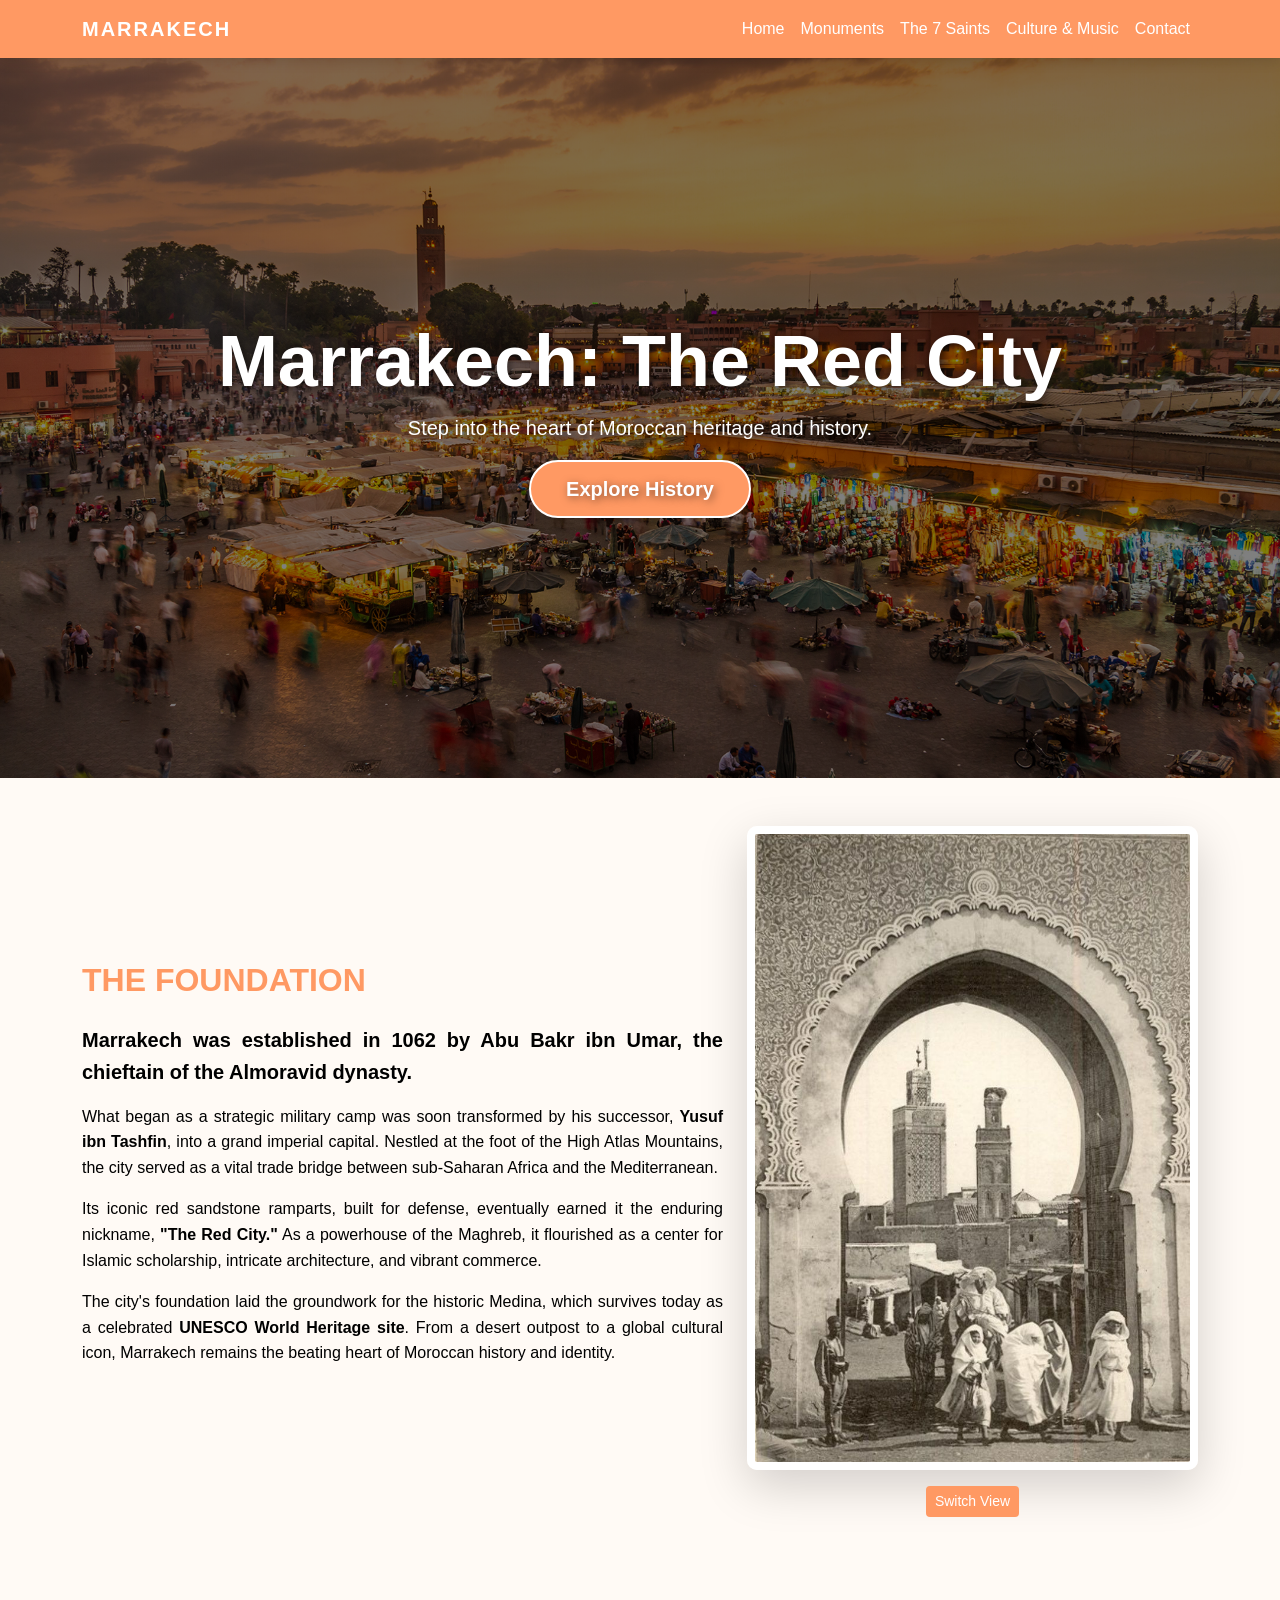
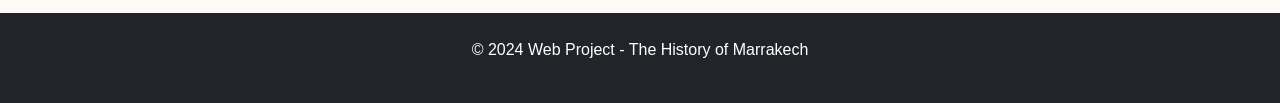
<file: index.html>
<!DOCTYPE html>
<html lang="en">
<head>
    <meta charset="UTF-8">
    <meta name="viewport" content="width=device-width, initial-scale=1.0">
    <title>Marrakech: The Ochre City</title>
    <link href="https://cdn.jsdelivr.net/npm/bootstrap@5.3.0/dist/css/bootstrap.min.css" rel="stylesheet">
    <link rel="stylesheet" href="style.css">
</head>
<body>

    <nav class="navbar navbar-expand-lg navbar-dark bg-dark sticky-top">
        <div class="container">
            <a class="navbar-brand fw-bold" href="index.html">MARRAKECH</a>
            <button class="navbar-toggler" type="button" data-bs-toggle="collapse" data-bs-target="#navbarNav">
                <span class="navbar-toggler-icon"></span>
            </button>
            <div class="collapse navbar-collapse" id="navbarNav">
                <ul class="navbar-nav ms-auto">
                    <li class="nav-item"><a class="nav-link active" href="index.html">Home</a></li>
                    <li class="nav-item"><a class="nav-link" href="monuments.html">Monuments</a></li>
                    <li class="nav-item"><a class="nav-link" href="saints.html">The 7 Saints</a></li>
                    <li class="nav-item"><a class="nav-link" href="culture.html">Culture & Music</a></li>
                    <li class="nav-item"><a class="nav-link" href="contact.html">Contact</a></li>
                </ul>
            </div>
        </div>
    </nav>

  <header class="hero-section text-white text-center d-flex align-items-center" 
        style="min-height: 80vh; background-image: linear-gradient(rgba(0,0,0,0.5), rgba(0,0,0,0.5)), url('images/jemaa.jpg'); background-size: cover; background-position: center; background-repeat: no-repeat;">
        <div class="container">
            <h1 class="display-2 fw-bold">Marrakech: The Red City</h1>
            <p class="lead">Step into the heart of Moroccan heritage and history.</p>
            <a href="#history" class="btn btn-warning btn-lg" style="background-color: #ff9963; border:none;">Explore History</a>
        </div>
    </header>

    <section id="history" class="py-5">
        <div class="container">
            <div class="row align-items-center">
                <div class="col-md-7">
                    <h2 class="mb-4" style="color: #ff9963; font-weight: 800;">THE FOUNDATION</h2>
                    <div style="color: #000000; text-align: justify;">
                        <p class="lead fw-bold mb-3">
                            Marrakech was established in 1062 by Abu Bakr ibn Umar, the chieftain of the Almoravid dynasty.
                        </p>
                        <p>
                            What began as a strategic military camp was soon transformed by his successor, <strong>Yusuf ibn Tashfin</strong>, into a grand imperial capital. 
                            Nestled at the foot of the High Atlas Mountains, the city served as a vital trade bridge between sub-Saharan Africa and the Mediterranean.
                        </p>
                        <p>
                            Its iconic red sandstone ramparts, built for defense, eventually earned it the enduring nickname, <strong>"The Red City."</strong> 
                            As a powerhouse of the Maghreb, it flourished as a center for Islamic scholarship, intricate architecture, and vibrant commerce.
                        </p>
                        <p>
                            The city's foundation laid the groundwork for the historic Medina, which survives today as a celebrated <strong>UNESCO World Heritage site</strong>. 
                            From a desert outpost to a global cultural icon, Marrakech remains the beating heart of Moroccan history and identity.
                        </p>
                    </div>
                </div>
                
                <div class="col-md-5 text-center">
                    <img src="images/old_marrakech.jpg" id="mainImage" class="img-fluid shadow-lg" 
                         style="border: 8px solid white; border-radius: 10px;" alt="Old Marrakech">
                    <div class="mt-3">
                        <button class="btn btn-sm text-white" style="background-color: #ff9963;" onclick="changeImage()">Switch View</button>
                    </div>
                </div>
            </div>
        </div>
    </section>
    <footer class="bg-dark text-white text-center py-4 mt-5">
        <p>&copy; 2024 Web Project - The History of Marrakech</p>
    </footer>

    <script src="https://cdn.jsdelivr.net/npm/bootstrap@5.3.0/dist/js/bootstrap.bundle.min.js"></script>
    <script src="script.js"></script>
</body>
</html>
</file>
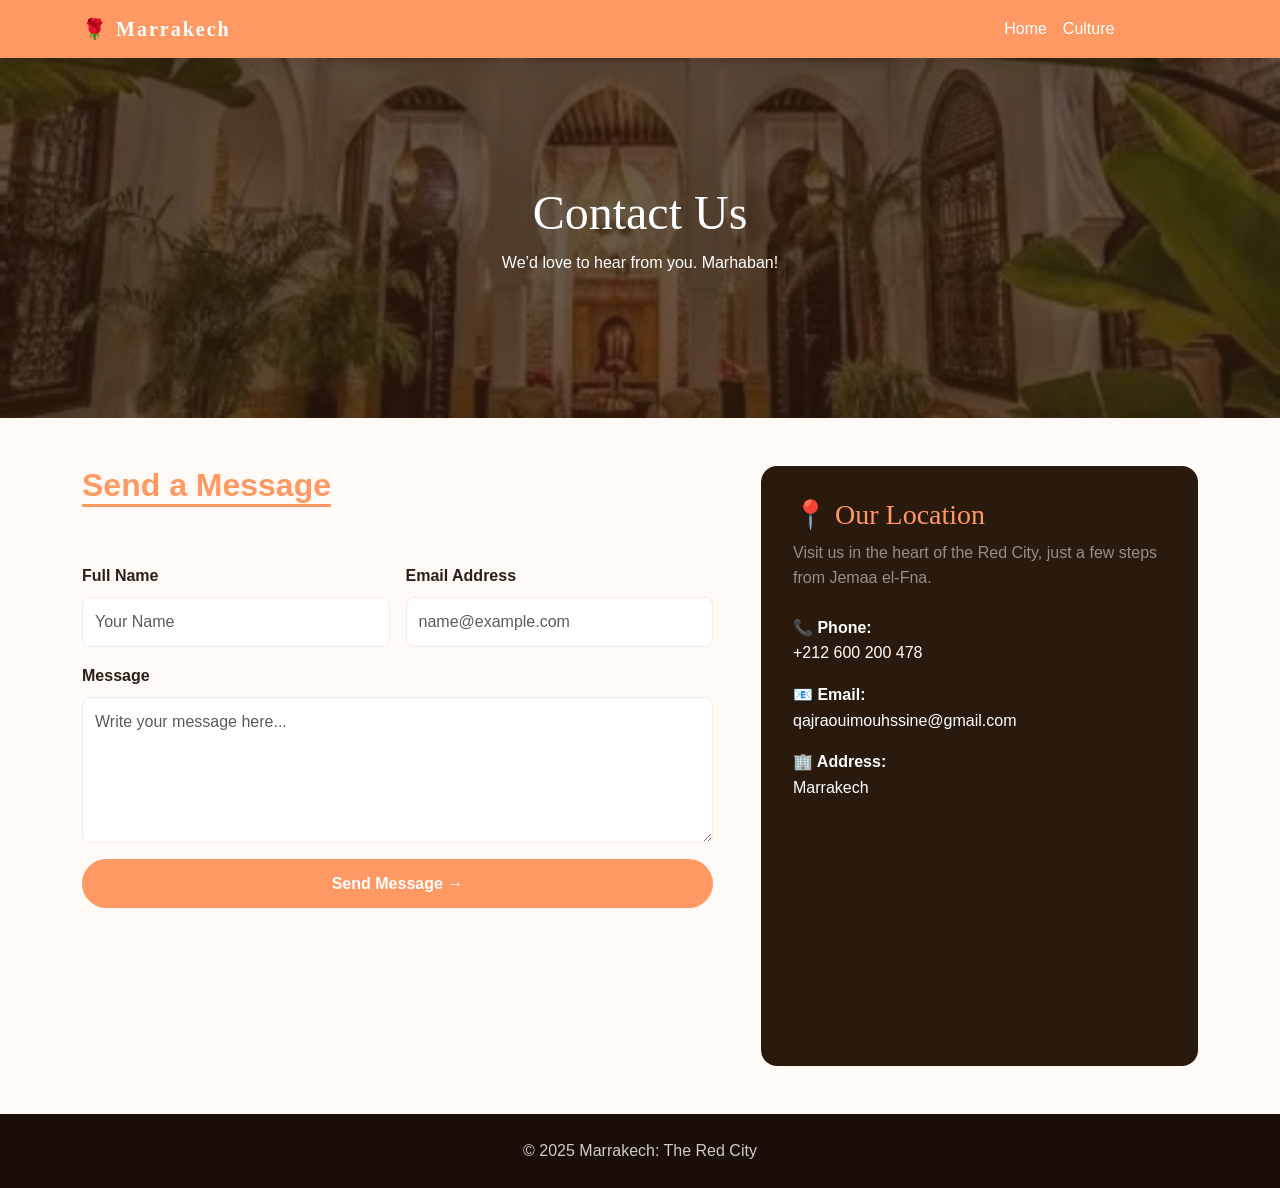
<file: contact.html>
<!DOCTYPE html>
<html lang="en">
<head>
  <meta charset="UTF-8"/>
  <meta name="viewport" content="width=device-width, initial-scale=1.0"/>
  <title>Contact Us – Marrakech: The Red City</title>

  <link href="https://cdn.jsdelivr.net/npm/bootstrap@5.3.0/dist/css/bootstrap.min.css" rel="stylesheet"/>
  <link rel="stylesheet" href="style.css"/>

  <style>
    /* هاد الستيلات خاصين غير بهاد الصفحة باش تجي متناسقة */
    .contact-hero {
      height: 40vh;
      min-height: 250px;
      background-image: url('images/res.jpg'); /* تقدر تبدلها بصورة أخرى */
      background-size: cover;
      background-position: center;
      position: relative;
      display: flex;
      align-items: center;
      justify-content: center;
      color: #fff;
      text-align: center;
    }
    .hero-overlay {
      position: absolute;
      top: 0; left: 0; width: 100%; height: 100%;
      background: rgba(42, 26, 14, 0.7);
    }
    .form-control {
      border: 1px solid #eee;
      padding: 12px;
      border-radius: 8px;
    }
    .form-control:focus {
      border-color: #ff9963;
      box-shadow: 0 0 0 0.25rem rgba(255, 153, 99, 0.25);
    }
  </style>
</head>
<body style="background-color: #fffaf5;">

  <nav class="navbar navbar-expand-lg navbar-dark sticky-top" style="background-color:#2a1a0e;">
    <div class="container">
      <a class="navbar-brand fw-bold" href="index.html" style="font-family:'Times New Roman', serif; color:#ff9963;">🌹 Marrakech</a>
      <div class="collapse navbar-collapse" id="navMenu">
        <ul class="navbar-nav ms-auto">
          <li class="nav-item"><a class="nav-link" href="index.html">Home</a></li>
          <li class="nav-item"><a class="nav-link" href="culture.html">Culture</a></li>
          <li class="nav-item"><a class="nav-link active fw-bold" href="contact.html" style="color:#ff9963 !important;">Contact</a></li>
        </ul>
      </div>
    </div>
  </nav>

  <section class="contact-hero">
    <div class="hero-overlay"></div>
    <div style="position: relative; z-index: 2;">
      <h1 style="font-family: 'Times New Roman', serif; font-size: 3rem;">Contact Us</h1>
      <p>We’d love to hear from you. Marhaban!</p>
    </div>
  </section>

  <section class="py-5">
    <div class="container">
      <div class="row g-5">
        
        <div class="col-lg-7">
          <h2 class="section-title" style="color:#ff9963; border-bottom: 3px solid #ff9963; display:inline-block; margin-bottom: 2rem;">Send a Message</h2>
          <form class="mt-4">
            <div class="row g-3">
              <div class="col-md-6">
                <label class="form-label fw-bold">Full Name</label>
                <input type="text" class="form-control" placeholder="Your Name">
              </div>
              <div class="col-md-6">
                <label class="form-label fw-bold">Email Address</label>
                <input type="email" class="form-control" placeholder="name@example.com">
              </div>
              <div class="col-12">
                <label class="form-label fw-bold">Message</label>
                <textarea class="form-control" rows="5" placeholder="Write your message here..."></textarea>
              </div>
              <div class="col-12">
                <button type="submit" class="btn-cta" style="background:#ff9963; color:#fff; border:none; padding:12px 30px; border-radius:30px; font-weight:bold; width:100%;">Send Message →</button>
              </div>
            </div>
          </form>
        </div>

        <div class="col-lg-5">
          <div style="background:#2a1a0e; color:#fff; padding:2rem; border-radius:16px;">
            <h3 style="color:#ff9963; font-family:'Times New Roman', serif;">📍 Our Location</h3>
            <p class="mb-4 text-white-50">Visit us in the heart of the Red City, just a few steps from Jemaa el-Fna.</p>
            
            <div class="mb-3"><strong>📞 Phone:</strong><br>+212 600 200 478 </div>
            <div class="mb-3"><strong>📧 Email:</strong><br>qajraouimouhssine@gmail.com</div>
            <div class="mb-4"><strong>🏢 Address:</strong><br>Marrakech</div>

            <div class="ratio ratio-16x9 rounded shadow-sm overflow-hidden">
               <iframe src="https://www.google.com/maps/embed?pb=!1m18!1m12!1m3!1d108703.09881241457!2d-8.007853099999998!3d31.634621449999997!2m3!1f0!2f0!3f0!3m2!1i1024!2i768!4f13.1!3m3!1m2!1s0xdafee8d96179e51%3A0x5950b6534f87adb8!2sMarrakech!5e0!3m2!1sfr!2sma!4v1777730226481!5m2!1sfr!2sma" width="600" height="450" style="border:0;" allowfullscreen="" loading="lazy" referrerpolicy="no-referrer-when-downgrade"></iframe>
            </div>
          </div>
        </div>

      </div>
    </div>
  </section>

  <footer style="background-color:#1a0e06; color:#ccc; text-align:center; padding:24px 16px;">
    <p class="mb-0">&copy; 2025 Marrakech: The Red City</p>
  </footer>

  <script src="https://cdn.jsdelivr.net/npm/bootstrap@5.3.0/dist/js/bootstrap.bundle.min.js"></script>
</body>
</html>
</file>
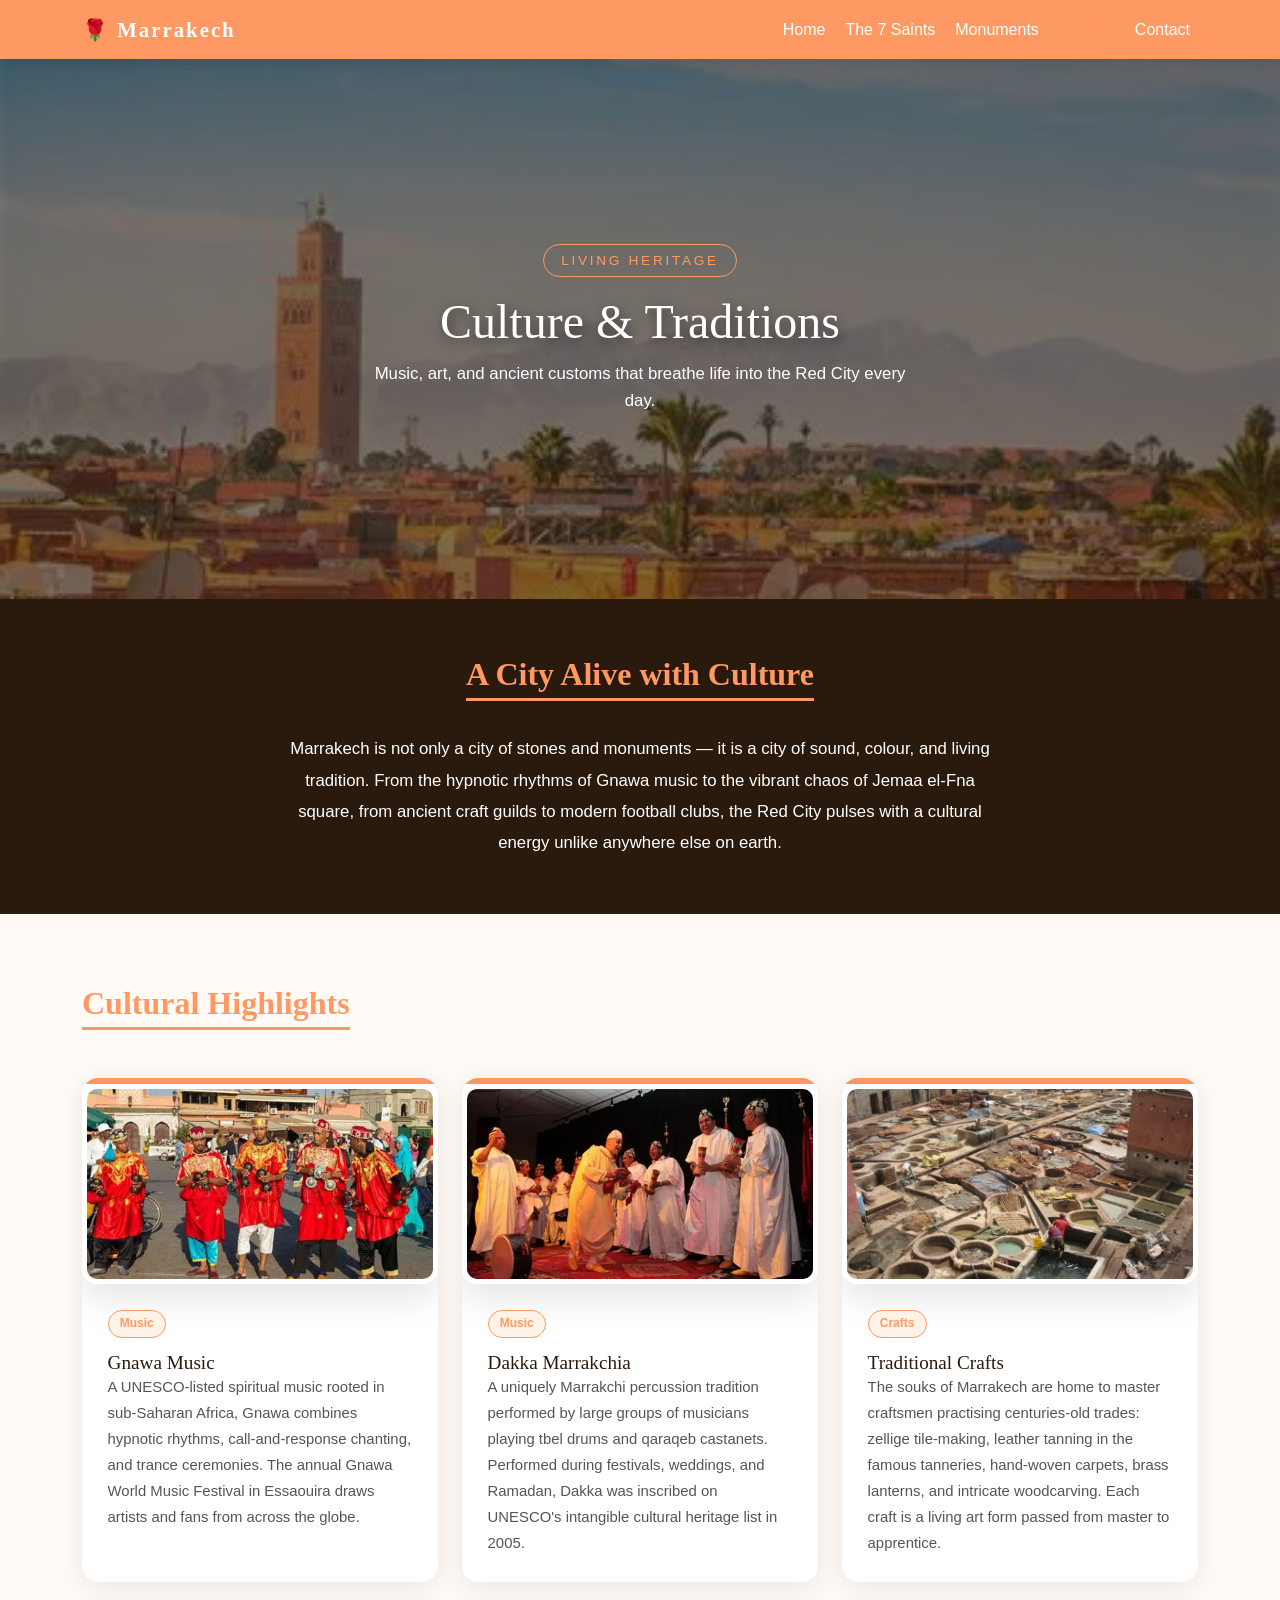
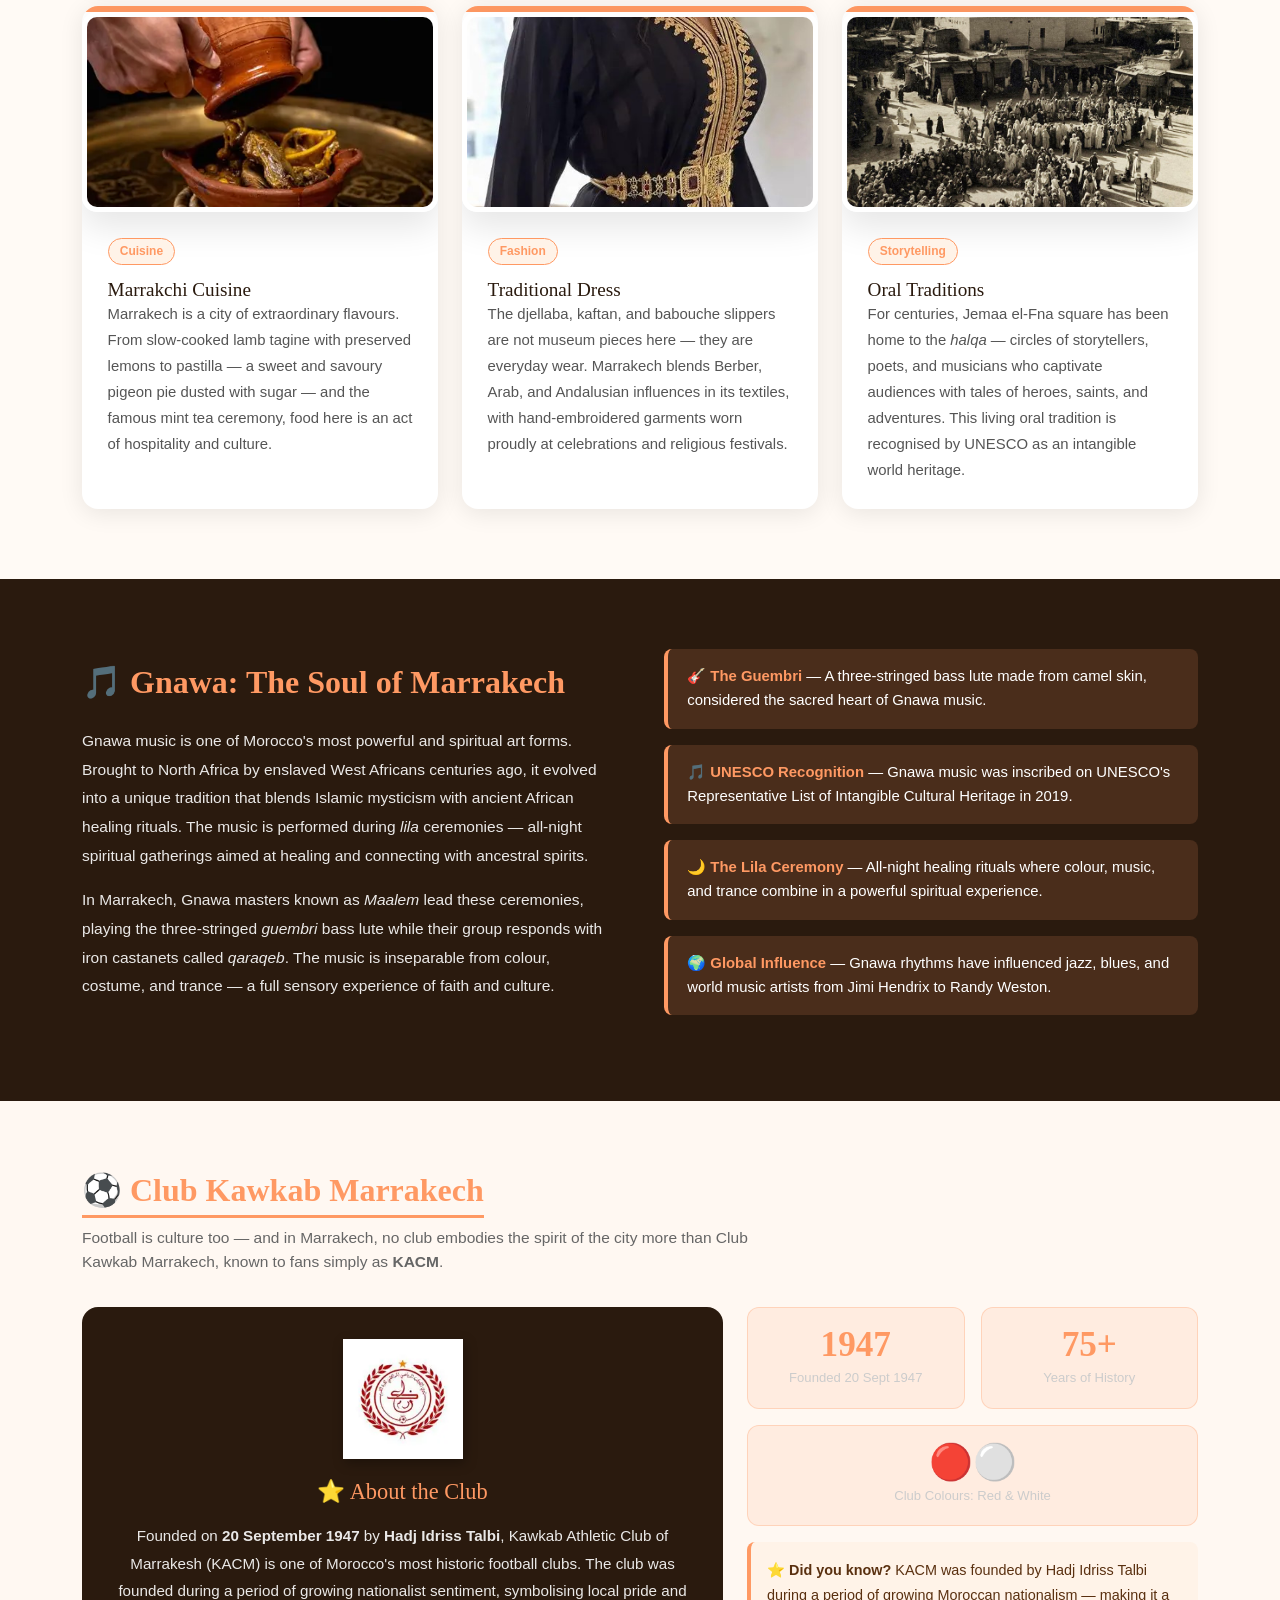
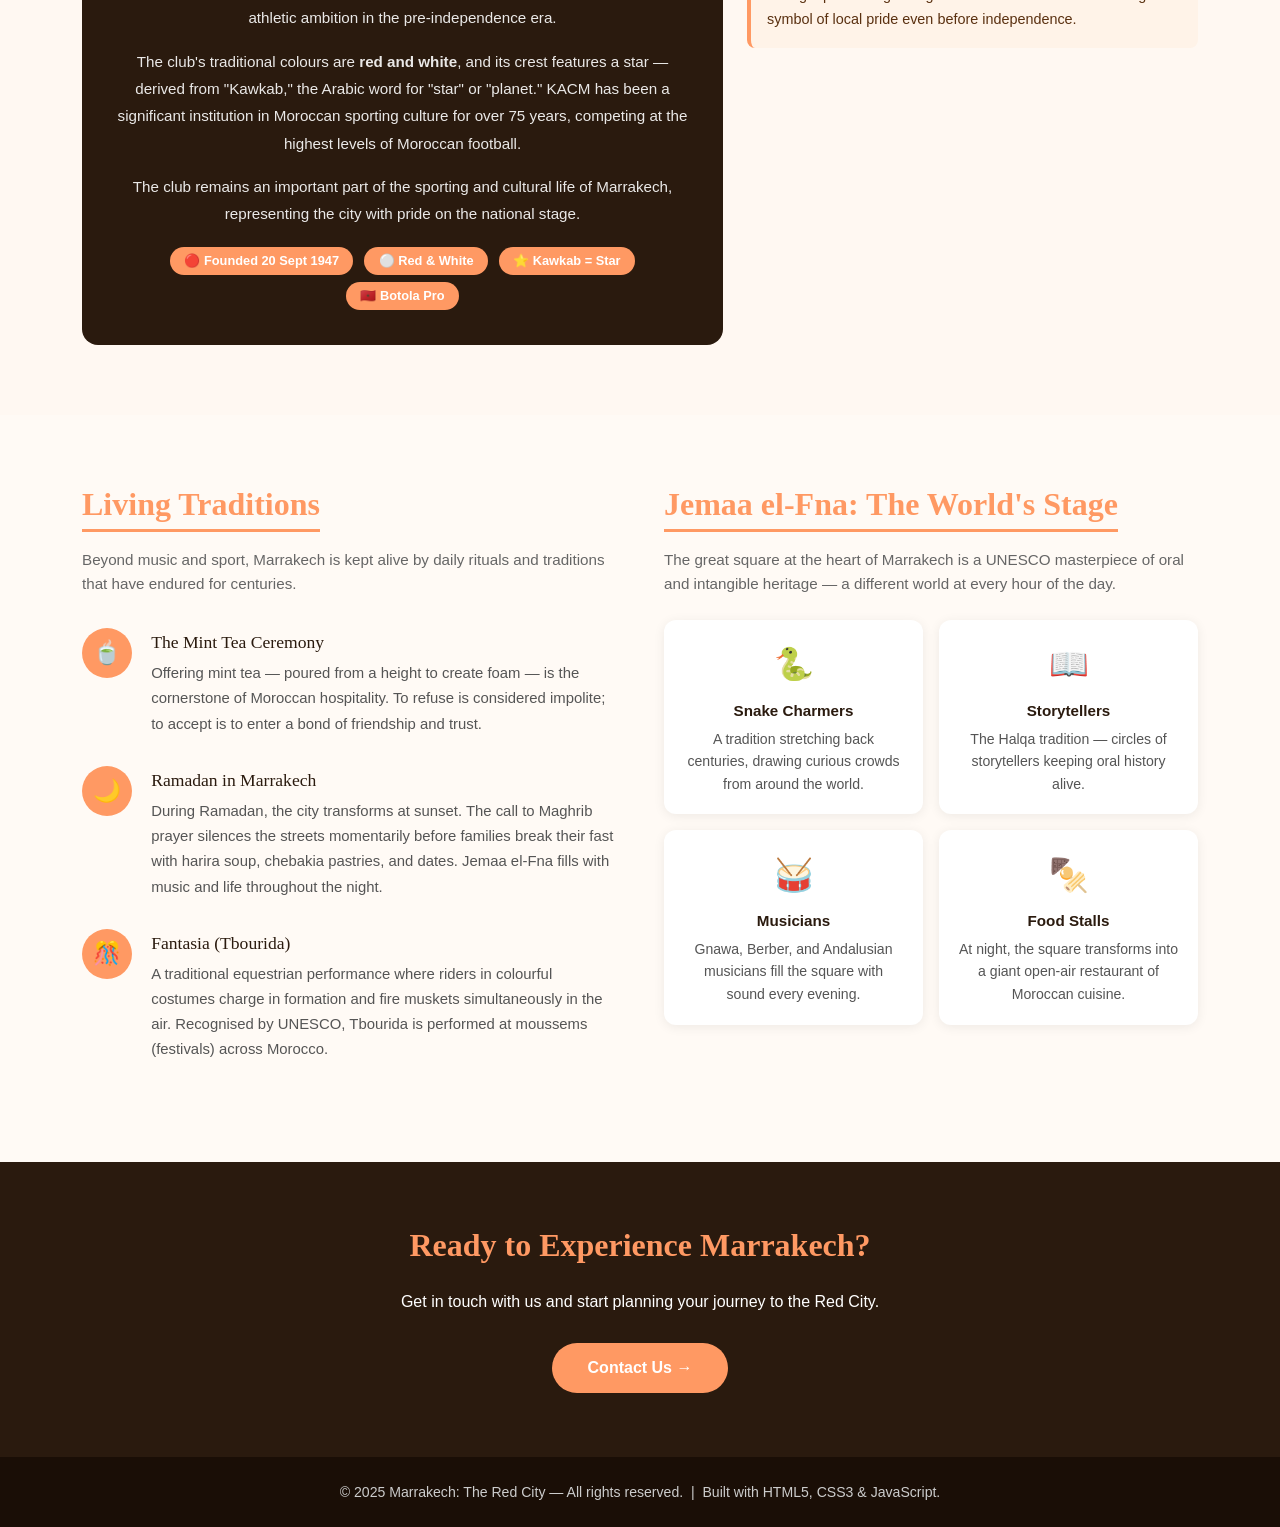
<file: culture.html>
<!DOCTYPE html>
<html lang="en">
<head>
  <meta charset="UTF-8"/>
  <meta name="viewport" content="width=device-width, initial-scale=1.0"/>
  <title>Culture – Marrakech: The Red City</title>

  <!-- Bootstrap 5 -->
  <link href="https://cdn.jsdelivr.net/npm/bootstrap@5.3.0/dist/css/bootstrap.min.css" rel="stylesheet"/>
  <!-- Main stylesheet -->
  <link rel="stylesheet" href="style.css"/>

  <style>

    body {
      font-family: Arial, Helvetica, sans-serif;
      background-color: #fffaf5;
      color: #333;
    }

    /* ── SECTION TITLE ── */
    .section-title {
      font-family: 'Times New Roman', Times, serif;
      color: #ff9963;
      display: inline-block;
      margin-bottom: 1rem;
      border-bottom: 3px solid #ff9963;
      padding-bottom: .3rem;
    }

    /* ── HERO ── */
    .culture-hero {
      position: relative;
      height: 60vh;
      min-height: 360px;
      background-image: url('images/traditional.jpg');
      background-size: cover;
      background-position: center;
      display: flex;
      align-items: center;
      justify-content: center;
      text-align: center;
    }
    .culture-hero .hero-overlay {
      position: absolute;
      top: 0;
      left: 0;
      width: 100%;
      height: 100%;
      background-color: rgba(42, 26, 14, 0.6);
      z-index: 1;
    }
    .culture-hero .hero-content {
      position: relative;
      z-index: 2;
      color: #fff;
      padding: 0 16px;
    }
    .culture-hero .hero-subtitle {
      display: inline-block;
      font-size: .85rem;
      letter-spacing: .2em;
      text-transform: uppercase;
      color: #ff9963;
      border: 1px solid #ff9963;
      border-radius: 30px;
      padding: .3rem 1.1rem;
      margin-bottom: 1rem;
    }
    .culture-hero h1 {
      font-family: 'Times New Roman', Times, serif;
      font-size: 3rem;
      text-shadow: 2px 4px 12px rgba(0,0,0,.5);
      margin-bottom: .6rem;
    }
    .culture-hero p {
      font-size: 1.05rem;
      max-width: 540px;
      margin: 0 auto;
    }

    /* ── INTRO BAND ── */
    .intro-band {
      background-color: #2a1a0e;
      color: #fff;
      padding: 56px 0;
      text-align: center;
    }
    .intro-band p {
      font-size: 1.05rem;
      line-height: 1.85;
      max-width: 720px;
      margin: 0 auto;
    }

    /* ── CULTURE CARDS ── */
    .culture-card {
      border: none;
      border-radius: 16px;
      overflow: hidden;
      box-shadow: 0 4px 24px rgba(0,0,0,.09);
      background-color: #fff;
      height: 100%;
    }
    .culture-card:hover {
      box-shadow: 0 12px 32px rgba(255, 153, 99, 0.22);
    }
    .culture-card .card-stripe {
      height: 6px;
      background-color: #ff9963;
    }
    .culture-card .card-body {
      padding: 1.6rem;
    }
    .culture-card .card-icon {
      font-size: 2.5rem;
      margin-bottom: .8rem;
    }
    .culture-card .card-title {
      font-family: 'Times New Roman', Times, serif;
      color: #2a1a0e;
      font-size: 1.2rem;
    }
    .culture-card .card-text {
      font-size: .93rem;
      line-height: 1.75;
      color: #555;
    }
    .culture-card .badge-tag {
      font-size: .75rem;
      background-color: #fff3e8;
      color: #ff9963;
      border: 1px solid #ff9963;
      border-radius: 30px;
      padding: .2rem .7rem;
      font-weight: 700;
      display: inline-block;
      margin-bottom: .8rem;
    }

    /* ── GNAWA SECTION ── */
    .gnawa-section {
      background-color: #2a1a0e;
      color: #fff;
      padding: 70px 0;
    }
    .gnawa-section h2 {
      font-family: 'Times New Roman', Times, serif;
      color: #ff9963;
    }
    .gnawa-section p {
      line-height: 1.85;
      font-size: .97rem;
      opacity: .9;
    }
    .gnawa-fact {
      background-color: rgba(255, 153, 99, 0.15);
      border-left: 4px solid #ff9963;
      border-radius: 8px;
      padding: 1rem 1.2rem;
      margin-bottom: 1rem;
      font-size: .93rem;
    }
    .gnawa-fact strong {
      color: #ff9963;
    }

    /* ── KAWKAB SECTION ── */
    .kawkab-section {
      background-color: #fff8f2;
      padding: 70px 0;
    }
    .kawkab-section h2 {
      font-family: 'Times New Roman', Times, serif;
      color: #ff9963;
    }
    .kawkab-box {
      background-color: #2a1a0e;
      border-radius: 16px;
      padding: 2rem;
      color: #fff;
    }
    .kawkab-box h3 {
      font-family: 'Times New Roman', Times, serif;
      color: #ff9963;
      font-size: 1.4rem;
      margin-bottom: 1rem;
    }
    .kawkab-box p {
      font-size: .95rem;
      line-height: 1.8;
      opacity: .9;
    }
    .kawkab-stat {
      text-align: center;
      padding: 1.2rem;
      background-color: rgba(255,153,99,.12);
      border-radius: 12px;
      border: 1px solid rgba(255,153,99,.3);
    }
    .kawkab-stat .stat-number {
      font-family: 'Times New Roman', Times, serif;
      font-size: 2.2rem;
      font-weight: 700;
      color: #ff9963;
      line-height: 1;
    }
    .kawkab-stat .stat-label {
      font-size: .82rem;
      color: #ccc;
      margin-top: .3rem;
    }
    .kawkab-badge {
      display: inline-block;
      background-color: #ff9963;
      color: #fff;
      border-radius: 30px;
      padding: .25rem .9rem;
      font-size: .8rem;
      font-weight: 700;
      margin: .2rem;
    }

    /* ── TRADITIONS ── */
    .tradition-item {
      display: flex;
      align-items: flex-start;
      gap: 1.2rem;
      margin-bottom: 1.8rem;
    }
    .tradition-icon {
      width: 50px;
      height: 50px;
      border-radius: 50%;
      background-color: #ff9963;
      color: #fff;
      font-size: 1.4rem;
      display: flex;
      align-items: center;
      justify-content: center;
      flex-shrink: 0;
    }
    .tradition-title {
      font-family: 'Times New Roman', Times, serif;
      font-size: 1.1rem;
      color: #2a1a0e;
      margin-bottom: .3rem;
    }
    .tradition-text {
      font-size: .93rem;
      color: #555;
      line-height: 1.7;
      margin: 0;
    }

    /* ── JEMAA EL FNA ── */
    .jemaa-section {
      padding: 70px 0;
      background-color: #fffaf5;
    }
    .jemaa-section h2 {
      font-family: 'Times New Roman', Times, serif;
      color: #ff9963;
    }
    .jemaa-card {
      background-color: #fff;
      border-radius: 12px;
      padding: 1.2rem;
      box-shadow: 0 2px 12px rgba(0,0,0,.07);
      text-align: center;
      height: 100%;
    }
    .jemaa-card .jemaa-icon {
      font-size: 2rem;
      margin-bottom: .5rem;
    }
    .jemaa-card p {
      font-size: .88rem;
      color: #555;
      margin: 0;
    }
    .jemaa-card strong {
      display: block;
      color: #2a1a0e;
      font-size: .95rem;
      margin-bottom: .3rem;
    }

    /* ── CTA ── */
    .cta-section {
      background-color: #2a1a0e;
      color: #fff;
      text-align: center;
      padding: 64px 20px;
    }
    .cta-section h2 {
      font-family: 'Times New Roman', Times, serif;
      color: #ff9963;
    }
    .btn-cta {
      background-color: #ff9963;
      color: #fff;
      border: none;
      border-radius: 30px;
      padding: .75rem 2.2rem;
      font-weight: 700;
      font-size: 1rem;
      text-decoration: none;
      display: inline-block;
    }
    .btn-cta:hover {
      background-color: #c9922a;
      color: #fff;
    }

    section { padding: 70px 0; }
  </style>
</head>
<body>

  <!-- ══════════════════════ NAVBAR ══════════════════════ -->
  <nav class="navbar navbar-expand-lg navbar-dark sticky-top" style="background-color:#2a1a0e;">
    <div class="container">
      <a class="navbar-brand fw-bold" href="index.html"
         style="font-family:'Times New Roman', Times, serif; color:#ff9963; font-size:1.3rem;">
        🌹 Marrakech
      </a>
      <button class="navbar-toggler" type="button"
              data-bs-toggle="collapse" data-bs-target="#navMenu">
        <span class="navbar-toggler-icon"></span>
      </button>
      <div class="collapse navbar-collapse" id="navMenu">
        <ul class="navbar-nav ms-auto gap-1">
          <li class="nav-item"><a class="nav-link" href="index.html">Home</a></li>
          <li class="nav-item"><a class="nav-link" href="saints.html">The 7 Saints</a></li>
          <li class="nav-item"><a class="nav-link" href="monuments.html">Monuments</a></li>
          <li class="nav-item">
            <a class="nav-link active fw-bold" href="culture.html"
               style="color:#ff9963 !important;">Culture</a>
          </li>
          <li class="nav-item"><a class="nav-link" href="contact.html">Contact</a></li>
        </ul>
      </div>
    </div>
  </nav>

  <!-- ══════════════════════ HERO ══════════════════════ -->
  <section class="culture-hero p-0">
    <div class="hero-overlay"></div>
    <div class="hero-content">
      <span class="hero-subtitle">Living Heritage</span>
      <h1>Culture & Traditions</h1>
      <p>Music, art, and ancient customs that breathe life into the Red City every day.</p>
    </div>
  </section>

  <!-- ══════════════════════ INTRO ══════════════════════ -->
  <div class="intro-band">
    <div class="container">
      <h2 class="section-title" style="color:#ff9963;">A City Alive with Culture</h2>
      <p class="mt-3">
        Marrakech is not only a city of stones and monuments — it is a city of sound, colour,
        and living tradition. From the hypnotic rhythms of Gnawa music to the vibrant chaos of
        Jemaa el-Fna square, from ancient craft guilds to modern football clubs, the Red City
        pulses with a cultural energy unlike anywhere else on earth.
      </p>
    </div>
  </div>

  <!-- ══════════════════════ CULTURE CARDS ══════════════════════ -->
  <section>
    <div class="container">
      <h2 class="section-title mb-5">Cultural Highlights</h2>
      <div class="row g-4">

        <div class="col-md-6 col-lg-4">
          <div class="culture-card">
            <div class="card-stripe"></div>
            <img src="images/gnawa.jpg" class="img-fluid" alt="Gnawa" style="width:100%; height:200px; object-fit:cover;">
            <div class="card-body">
              <span class="badge-tag">Music</span>
              <h5 class="card-title">Gnawa Music</h5>
              <p class="card-text">
                A UNESCO-listed spiritual music rooted in sub-Saharan Africa,
                Gnawa combines hypnotic rhythms, call-and-response chanting,
                and trance ceremonies. The annual Gnawa World Music Festival
                in Essaouira draws artists and fans from across the globe.
              </p>
            </div>
          </div>
        </div>

        <div class="col-md-6 col-lg-4">
          <div class="culture-card">
            <div class="card-stripe"></div>
            <img src="images/dakka.jpg" class="img-fluid" alt="Dakka" style="width:100%; height:200px; object-fit:cover;">
            <div class="card-body">
            
              <span class="badge-tag">Music</span>
              <h5 class="card-title">Dakka Marrakchia</h5>
              <p class="card-text">
                A uniquely Marrakchi percussion tradition performed by large groups
                of musicians playing tbel drums and qaraqeb castanets. Performed
                during festivals, weddings, and Ramadan, Dakka was inscribed on
                UNESCO's intangible cultural heritage list in 2005.
              </p>
            </div>
          </div>
        </div>

        <div class="col-md-6 col-lg-4">
          <div class="culture-card">
            <div class="card-stripe"></div>
            <img src="images/crafts.jpg" class="img-fluid" alt="Crafts" style="width:100%; height:200px; object-fit:cover;">
            <div class="card-body">

              <span class="badge-tag">Crafts</span>
              <h5 class="card-title">Traditional Crafts</h5>
              <p class="card-text">
                The souks of Marrakech are home to master craftsmen practising
                centuries-old trades: zellige tile-making, leather tanning in the
                famous tanneries, hand-woven carpets, brass lanterns, and
                intricate woodcarving. Each craft is a living art form passed
                from master to apprentice.
              </p>
            </div>
          </div>
        </div>

        <div class="col-md-6 col-lg-4">
          <div class="culture-card">
            <div class="card-stripe"></div><img src="images/cuisine.jpg" class="img-fluid" alt="Cuisine" style="width:100%; height:200px; object-fit:cover;">
            <div class="card-body">
              
              <span class="badge-tag">Cuisine</span>
              <h5 class="card-title">Marrakchi Cuisine</h5>
              <p class="card-text">
                Marrakech is a city of extraordinary flavours. From slow-cooked
                lamb tagine with preserved lemons to pastilla — a sweet and
                savoury pigeon pie dusted with sugar — and the famous mint tea
                ceremony, food here is an act of hospitality and culture.
              </p>
            </div>
          </div>
        </div>

        <div class="col-md-6 col-lg-4">
          <div class="culture-card">
            <div class="card-stripe"></div>
            <img src="images/dress.jpg" class="img-fluid" alt="Dress" style="width:100%; height:200px; object-fit:cover;">
            <div class="card-body">
             
              <span class="badge-tag">Fashion</span>
              <h5 class="card-title">Traditional Dress</h5>
              <p class="card-text">
                The djellaba, kaftan, and babouche slippers are not museum pieces
                here — they are everyday wear. Marrakech blends Berber, Arab,
                and Andalusian influences in its textiles, with hand-embroidered
                garments worn proudly at celebrations and religious festivals.
              </p>
            </div>
          </div>
        </div>

        <div class="col-md-6 col-lg-4">
          <div class="culture-card">
            <div class="card-stripe"></div>
            <img src="images/halqa.jpg" class="img-fluid" alt="Halqa" style="width:100%; height:200px; object-fit:cover;">
            <div class="card-body">
             
              <span class="badge-tag">Storytelling</span>
              <h5 class="card-title">Oral Traditions</h5>
              <p class="card-text">
                For centuries, Jemaa el-Fna square has been home to the
                <em>halqa</em> — circles of storytellers, poets, and musicians
                who captivate audiences with tales of heroes, saints, and
                adventures. This living oral tradition is recognised by UNESCO
                as an intangible world heritage.
              </p>
            </div>
          </div>
        </div>

      </div>
    </div>
  </section>

  <!-- ══════════════════════ GNAWA ══════════════════════ -->
  <section class="gnawa-section">
    <div class="container">
      <div class="row g-5 align-items-center">
        <div class="col-lg-6">
          <h2>🎵 Gnawa: The Soul of Marrakech</h2>
          <p class="mt-3">
            Gnawa music is one of Morocco's most powerful and spiritual art forms.
            Brought to North Africa by enslaved West Africans centuries ago, it evolved
            into a unique tradition that blends Islamic mysticism with ancient African
            healing rituals. The music is performed during <em>lila</em> ceremonies —
            all-night spiritual gatherings aimed at healing and connecting with ancestral spirits.
          </p>
          <p>
            In Marrakech, Gnawa masters known as <em>Maalem</em> lead these ceremonies,
            playing the three-stringed <em>guembri</em> bass lute while their group responds
            with iron castanets called <em>qaraqeb</em>. The music is inseparable from colour,
            costume, and trance — a full sensory experience of faith and culture.
          </p>
        </div>
        <div class="col-lg-6">
          <div class="gnawa-fact">
            <strong>🎸 The Guembri</strong> — A three-stringed bass lute made from camel skin,
            considered the sacred heart of Gnawa music.
          </div>
          <div class="gnawa-fact">
            <strong>🎵 UNESCO Recognition</strong> — Gnawa music was inscribed on UNESCO's
            Representative List of Intangible Cultural Heritage in 2019.
          </div>
          <div class="gnawa-fact">
            <strong>🌙 The Lila Ceremony</strong> — All-night healing rituals where colour,
            music, and trance combine in a powerful spiritual experience.
          </div>
          <div class="gnawa-fact">
            <strong>🌍 Global Influence</strong> — Gnawa rhythms have influenced jazz, blues,
            and world music artists from Jimi Hendrix to Randy Weston.
          </div>
        </div>
      </div>
    </div>
  </section>

  <!-- ══════════════════════ CLUB KAWKAB MARRAKECH ══════════════════════ -->
  <section class="kawkab-section">
    <div class="container">
      <h2 class="section-title mb-2">⚽ Club Kawkab Marrakech</h2>
      <p style="color:#666; font-size:.97rem; max-width:680px; margin-bottom:2rem;">
        Football is culture too — and in Marrakech, no club embodies the spirit of the city
        more than Club Kawkab Marrakech, known to fans simply as <strong>KACM</strong>.
      </p>

      <div class="row g-4 align-items-start">

        <div class="col-lg-7">
          <div class="kawkab-box text-center"><img src="images/kacm.jpg" alt="KACM Logo" style="width: 120px; height: auto; margin-bottom: 20px; filter: drop-shadow(2px 4px 6px rgba(0,0,0,0.3));">
            <h3>⭐ About the Club</h3>
            <p>
              Founded on <strong>20 September 1947</strong> by <strong>Hadj Idriss Talbi</strong>,
              Kawkab Athletic Club of Marrakesh (KACM) is one of Morocco's most historic football clubs.
              The club was founded during a period of growing nationalist sentiment, symbolising
              local pride and athletic ambition in the pre-independence era.
            </p>
            <p>
              The club's traditional colours are <strong>red and white</strong>, and its crest
              features a star — derived from "Kawkab," the Arabic word for "star" or "planet."
              KACM has been a significant institution in Moroccan sporting culture for over
              75 years, competing at the highest levels of Moroccan football.
            </p>
            <p>
              The club remains an important part of the sporting and cultural life of Marrakech,
              representing the city with pride on the national stage.
            </p>
            <div class="mt-3">
              <span class="kawkab-badge">🔴 Founded 20 Sept 1947</span>
              <span class="kawkab-badge">⚪ Red & White</span>
              <span class="kawkab-badge">⭐ Kawkab = Star</span>
              <span class="kawkab-badge">🇲🇦 Botola Pro</span>
            </div>
          </div>
        </div>

        <div class="col-lg-5">
          <div class="row g-3">
            <div class="col-6">
              <div class="kawkab-stat">
                <div class="stat-number">1947</div>
                <div class="stat-label">Founded 20 Sept 1947</div>
              </div>
            </div>
            <div class="col-6">
              <div class="kawkab-stat">
                <div class="stat-number">75+</div>
                <div class="stat-label">Years of History</div>
              </div>
            </div>
            <div class="col-12">
              <div class="kawkab-stat">
                <div class="stat-number">🔴⚪</div>
                <div class="stat-label">Club Colours: Red & White</div>
              </div>
            </div>
            <div class="col-12">
              <div style="background-color:#fff3e8; border-left:4px solid #ff9963; border-radius:8px; padding:1rem;">
                <p class="mb-0" style="color:#5a3010; font-size:.9rem; line-height:1.7;">
                  ⭐ <strong>Did you know?</strong> KACM was founded by Hadj Idriss Talbi during
                  a period of growing Moroccan nationalism — making it a symbol of local pride
                  even before independence.
                </p>
              </div>
            </div>
          </div>
        </div>

      </div>
    </div>
  </section>

  <!-- ══════════════════════ TRADITIONS ══════════════════════ -->
  <section style="background-color:#fffaf5;">
    <div class="container">
      <div class="row g-5">
        <div class="col-lg-6">
          <h2 class="section-title">Living Traditions</h2>
          <p style="color:#666; font-size:.95rem; margin-bottom:2rem;">
            Beyond music and sport, Marrakech is kept alive by daily rituals and
            traditions that have endured for centuries.
          </p>

          <div class="tradition-item">
            <div class="tradition-icon">🍵</div>
            <div>
              <div class="tradition-title">The Mint Tea Ceremony</div>
              <p class="tradition-text">
                Offering mint tea — poured from a height to create foam — is the
                cornerstone of Moroccan hospitality. To refuse is considered impolite;
                to accept is to enter a bond of friendship and trust.
              </p>
            </div>
          </div>

          <div class="tradition-item">
            <div class="tradition-icon">🌙</div>
            <div>
              <div class="tradition-title">Ramadan in Marrakech</div>
              <p class="tradition-text">
                During Ramadan, the city transforms at sunset. The call to Maghrib
                prayer silences the streets momentarily before families break their
                fast with harira soup, chebakia pastries, and dates. Jemaa el-Fna
                fills with music and life throughout the night.
              </p>
            </div>
          </div>

          <div class="tradition-item">
            <div class="tradition-icon">🎊</div>
            <div>
              <div class="tradition-title">Fantasia (Tbourida)</div>
              <p class="tradition-text">
                A traditional equestrian performance where riders in colourful costumes
                charge in formation and fire muskets simultaneously in the air. Recognised
                by UNESCO, Tbourida is performed at moussems (festivals) across Morocco.
              </p>
            </div>
          </div>
        </div>

        <!-- ── JEMAA EL FNA ── -->
        <div class="col-lg-6">
          <h2 class="section-title">Jemaa el-Fna: The World's Stage</h2>
          <p style="color:#666; font-size:.95rem; margin-bottom:1.5rem;">
            The great square at the heart of Marrakech is a UNESCO masterpiece of
            oral and intangible heritage — a different world at every hour of the day.
          </p>
          <div class="row g-3">
            <div class="col-6">
              <div class="jemaa-card">
                <div class="jemaa-icon">🐍</div>
                <strong>Snake Charmers</strong>
                <p>A tradition stretching back centuries, drawing curious crowds from around the world.</p>
              </div>
            </div>
            <div class="col-6">
              <div class="jemaa-card">
                <div class="jemaa-icon">📖</div>
                <strong>Storytellers</strong>
                <p>The Halqa tradition — circles of storytellers keeping oral history alive.</p>
              </div>
            </div>
            <div class="col-6">
              <div class="jemaa-card">
                <div class="jemaa-icon">🥁</div>
                <strong>Musicians</strong>
                <p>Gnawa, Berber, and Andalusian musicians fill the square with sound every evening.</p>
              </div>
            </div>
            <div class="col-6">
              <div class="jemaa-card">
                <div class="jemaa-icon">🍢</div>
                <strong>Food Stalls</strong>
                <p>At night, the square transforms into a giant open-air restaurant of Moroccan cuisine.</p>
              </div>
            </div>
          </div>
        </div>
      </div>
    </div>
  </section>

  <!-- ══════════════════════ CTA ══════════════════════ -->
  <div class="cta-section">
    <h2>Ready to Experience Marrakech?</h2>
    <p style="max-width:480px; margin:.8rem auto 1.8rem;">
      Get in touch with us and start planning your journey to the Red City.
    </p>
    <a href="contact.html" class="btn-cta">Contact Us &rarr;</a>
  </div>

  <!-- ══════════════════════ FOOTER ══════════════════════ -->
  <footer style="background-color:#1a0e06; color:#ccc; text-align:center; padding:24px 16px; font-size:.88rem;">
    <p class="mb-0">
      &copy; 2025 Marrakech: The Red City — All rights reserved.
      &nbsp;|&nbsp; Built with HTML5, CSS3 &amp; JavaScript.
    </p>
  </footer>

  <!-- Bootstrap JS -->
  <script src="https://cdn.jsdelivr.net/npm/bootstrap@5.3.0/dist/js/bootstrap.bundle.min.js"></script>

  <!-- JavaScript: تأثير ظهور الأقسام عند التمرير -->
  <script>
    // كيخلي عناصر الصفحة تبان بشكل تدريجي فاش يوصل إليها المستخدم
    var elements = document.querySelectorAll('.culture-card, .gnawa-fact, .kawkab-stat, .tradition-item, .jemaa-card');

    elements.forEach(function(el) {
      el.style.opacity = '0';
    });

    window.addEventListener('scroll', function() {
      elements.forEach(function(el) {
        var rect = el.getBoundingClientRect();
        if (rect.top < window.innerHeight - 80) {
          el.style.opacity = '1';
        }
      });
    });

    // تأكد أن العناصر الظاهرة بالفعل تبان فوراً
    window.dispatchEvent(new Event('scroll'));
  </script>

  <script src="script.js"></script>
</body>
</html>
</file>
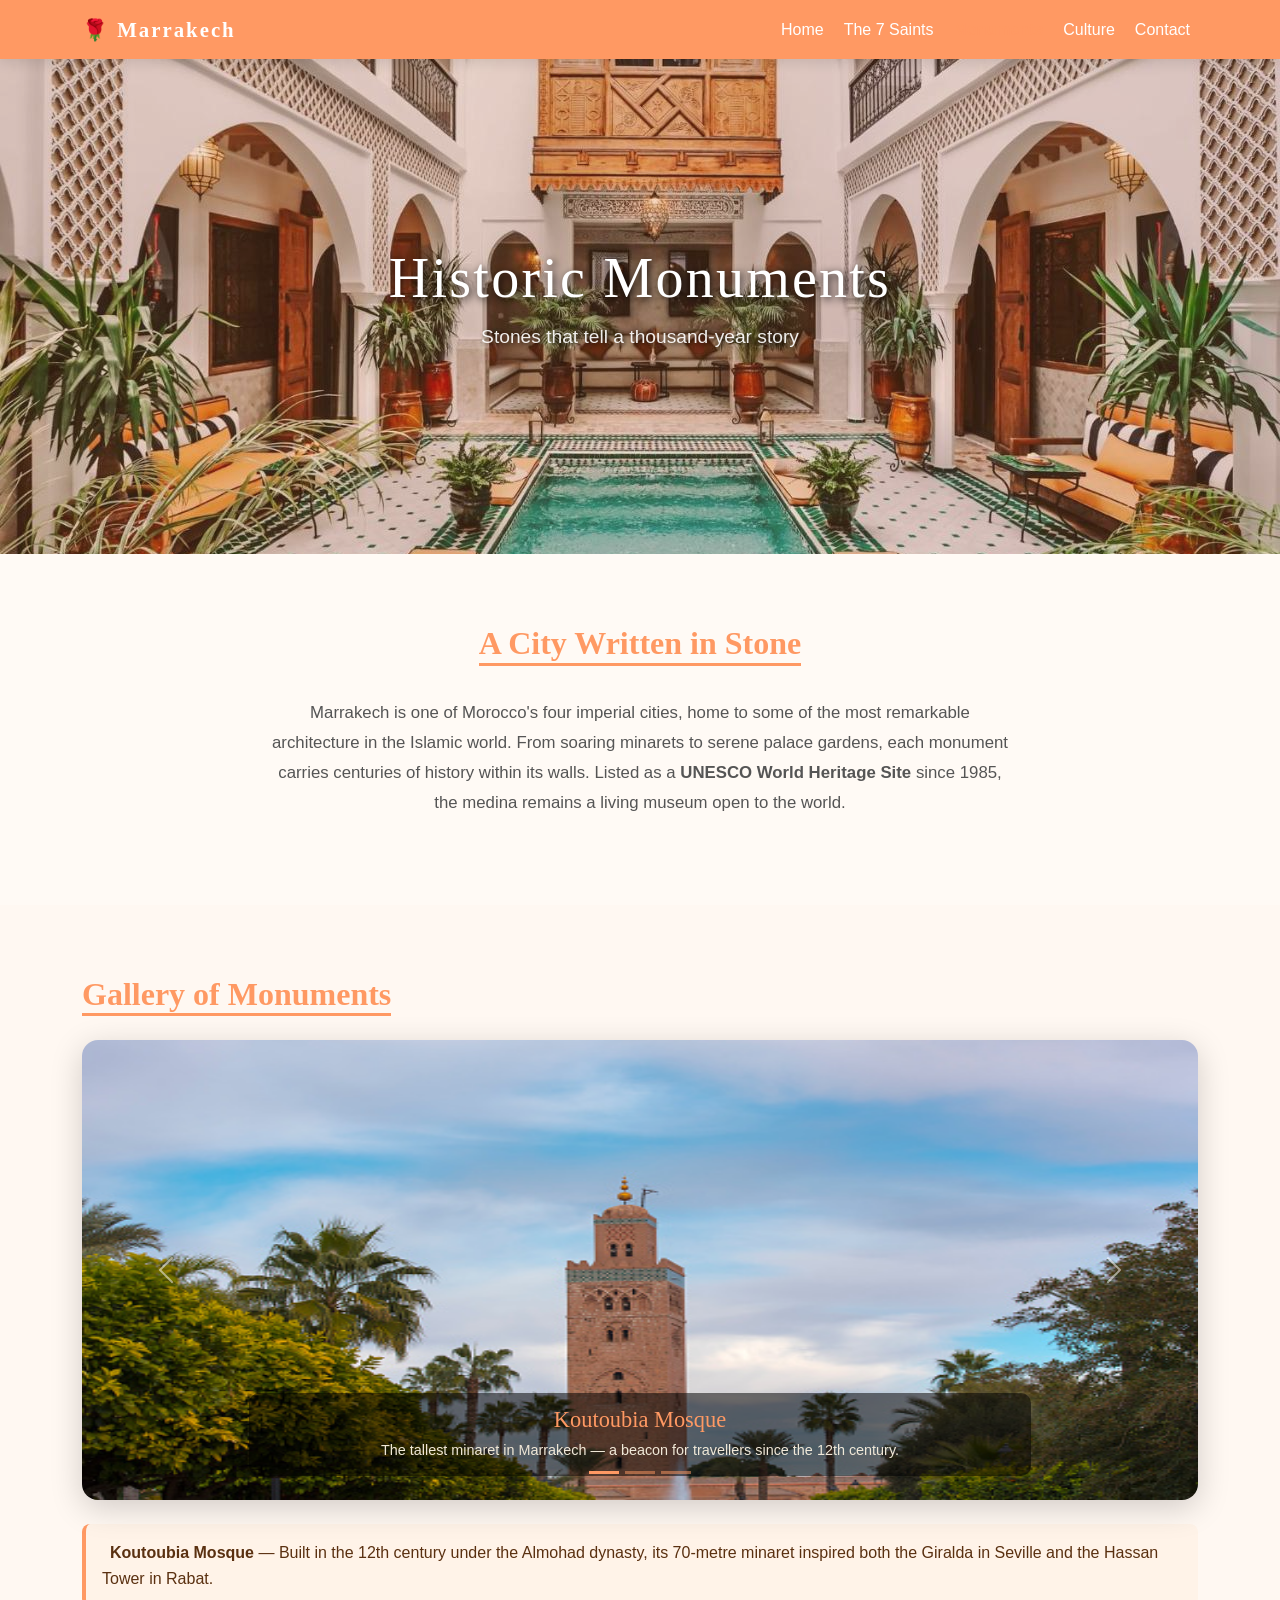
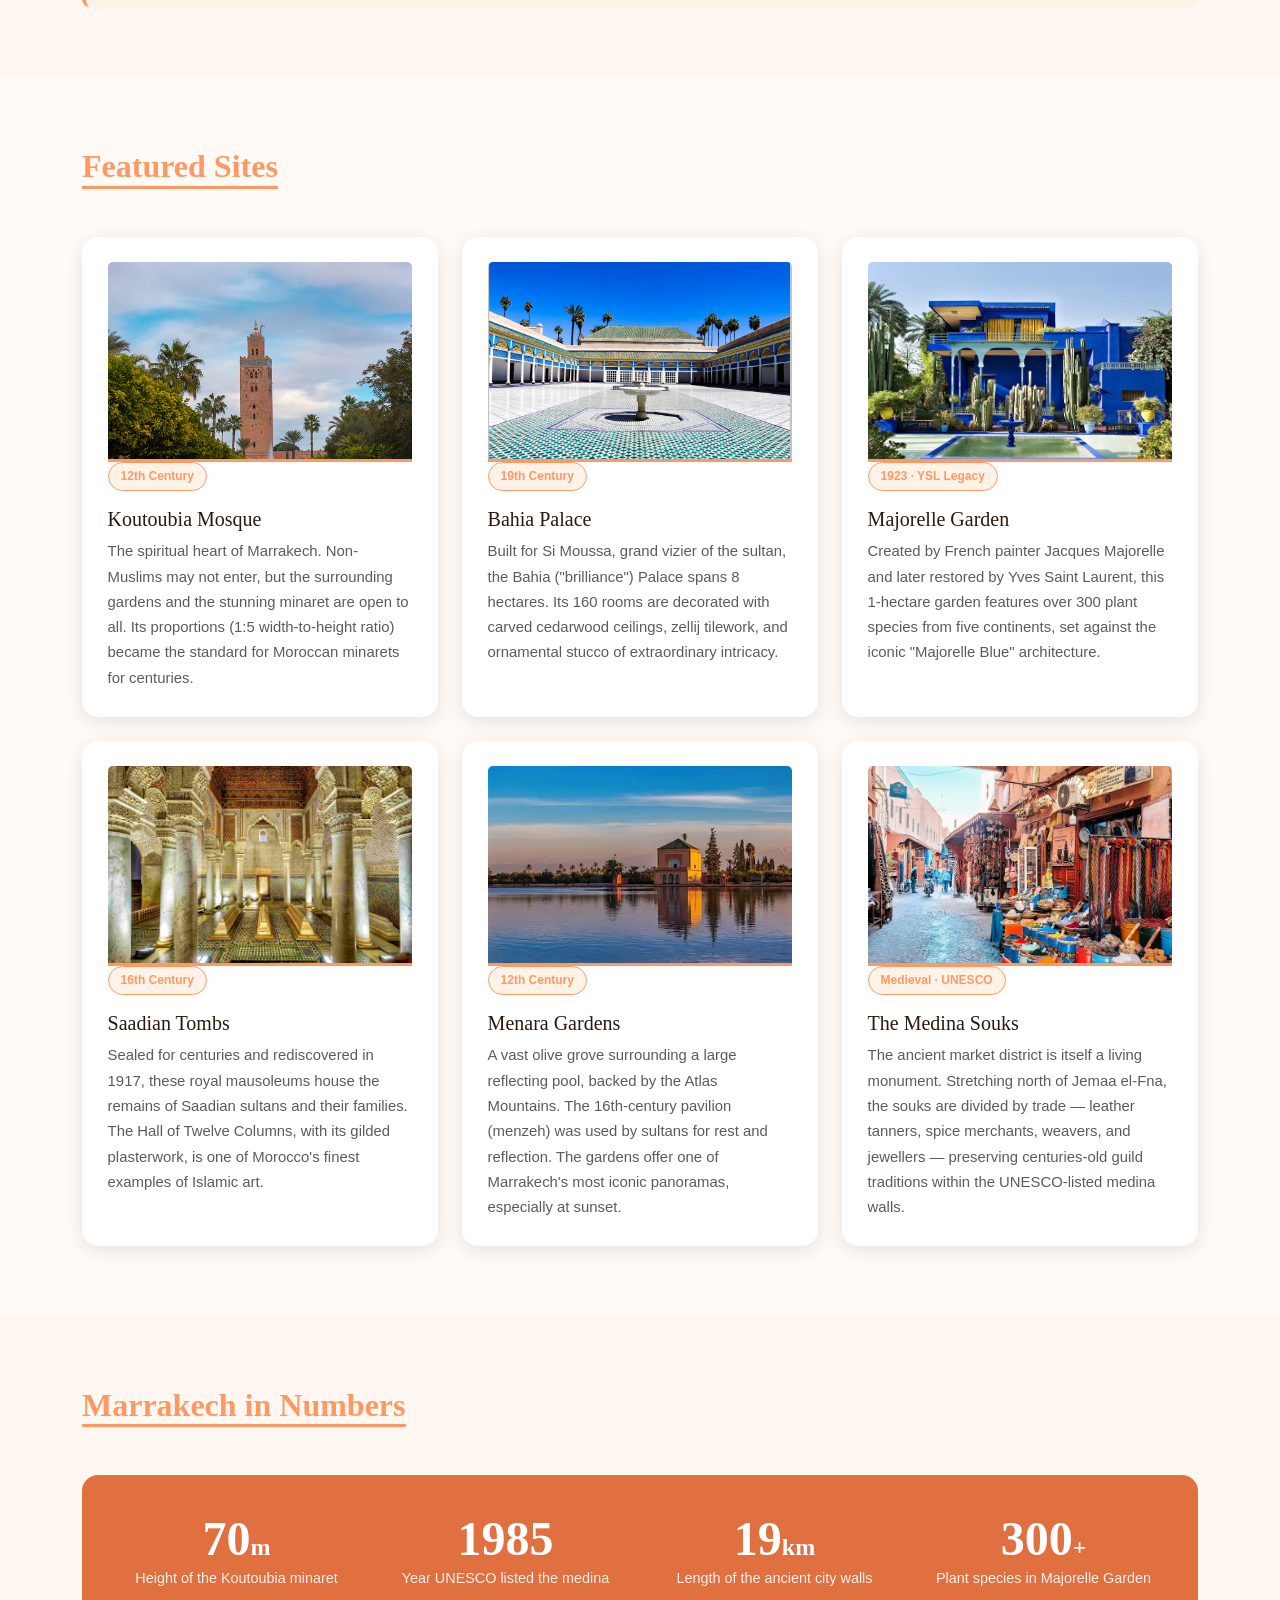
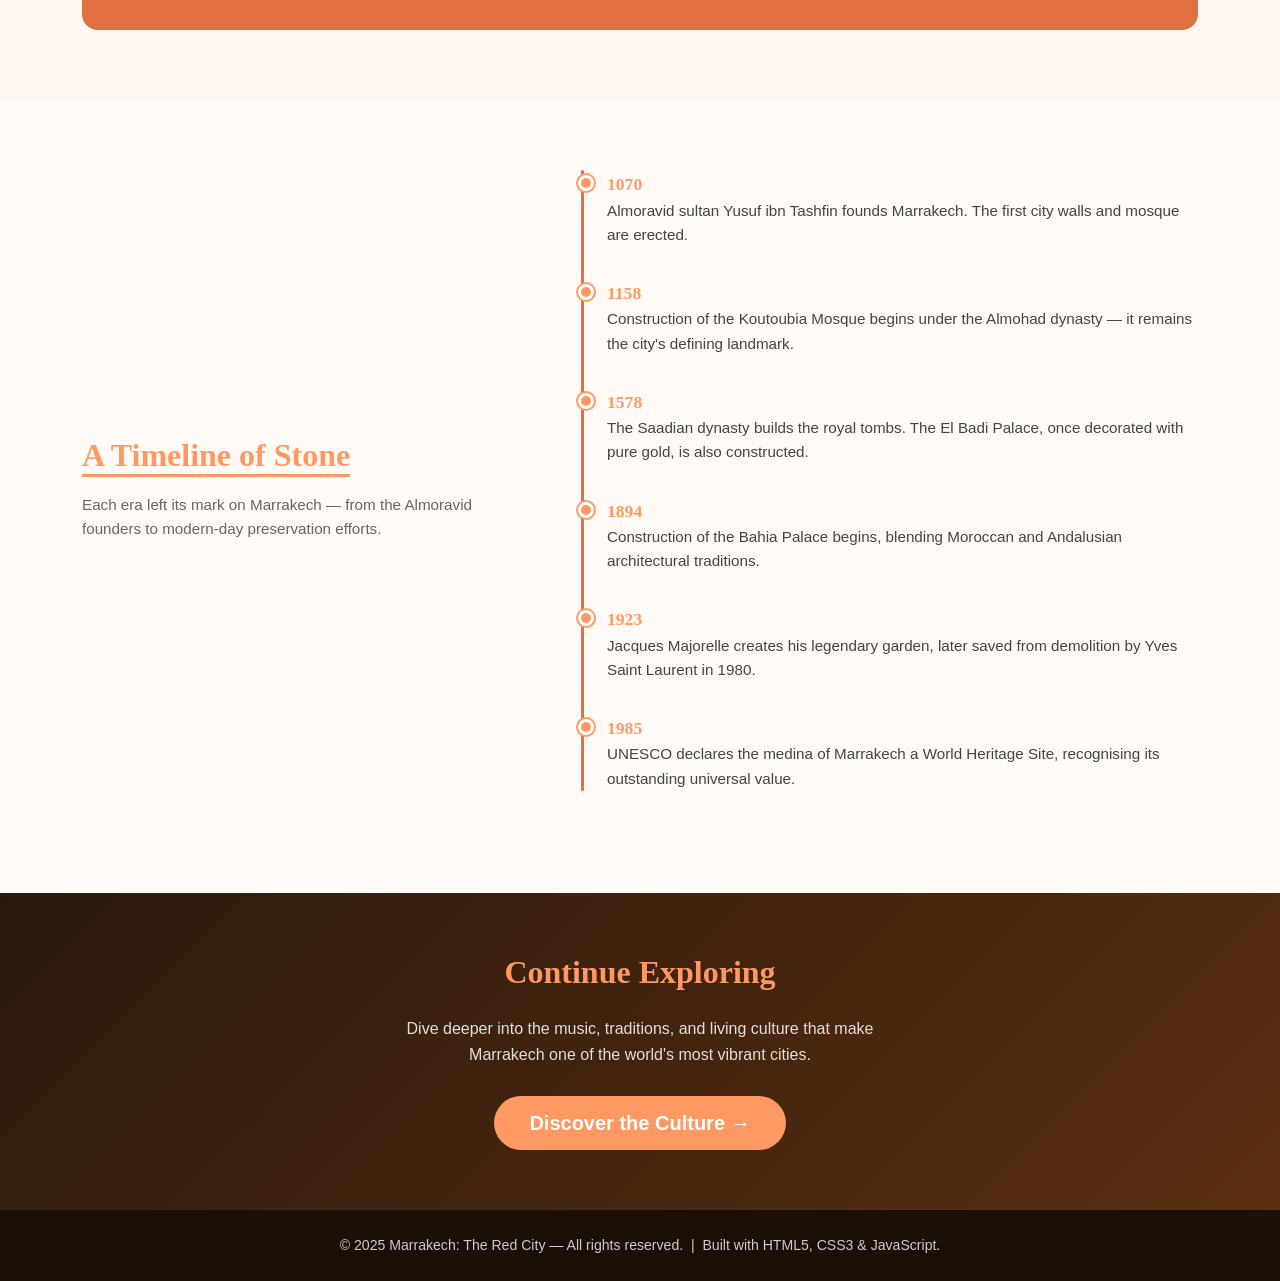
<file: monuments.html>
<!DOCTYPE html>
<html lang="en">
<head>
  <meta charset="UTF-8" />
  <meta name="viewport" content="width=device-width, initial-scale=1.0"/>
  <title>Monuments – Marrakech: The Red City</title>

  <link href="https://cdn.jsdelivr.net/npm/bootstrap@5.3.0/dist/css/bootstrap.min.css" rel="stylesheet"/>
  

  <link rel="stylesheet" href="style.css"/>

  <style>
    
    .monuments-hero {
      position: relative;
      height: 55vh;
      min-height: 340px;
      background: url('https://upload.wikimedia.org/wikipedia/commons/thumb/9/9b/Marrakesh_Jemaa_el_Fna_square.jpg/1280px-Marrakesh_Jemaa_el_Fna_square.jpg') center/cover no-repeat;
      display: flex;
      align-items: center;
      justify-content: center;
      text-align: center;
      overflow: hidden;
    }
    .monuments-hero::before {
      content: '';
      position: absolute;
      top: 0; bottom: 0; left: 0; right: 0;
      background-color: rgba(224, 112, 64, 0.5); 
      z-index: 0;
      
    }
    .monuments-hero .hero-content {
      position: relative;
      z-index: 1;
      color: #fff;
    }
    .monuments-hero h1 {
      font-family: 'Times New Roman', Times, serif ;
      font-size: 3rem;
      text-shadow: 2px 2px 8px rgba(0,0,0,.5);
      letter-spacing: .04em;
    }
    .monuments-hero p {
      font-family: Arial, Helvetica, sans-serif;
      font-size: 1.1rem;
      opacity: .9;
    }

    
    .section-title {
      font-family: 'Playfair Display', serif;
      color:  #ff9963;
      position: relative;
      display: inline-block;
      margin-bottom: 1rem;
      border-bottom: 3px solid #ff9963;
    }
    
    #monumentsSlider {
      border-radius: 16px;
      overflow: hidden;
      box-shadow: 0 8px 32px rgba(0,0,0,.18);
    }
    #monumentsSlider .carousel-item {
      height: 460px;
    }
    #monumentsSlider .carousel-item img {
      width: 100%;
      height: 100%;
    }
    #monumentsSlider .carousel-caption {
      background: rgba(0,0,0,.52);
      border-radius: 10px;
      padding: 14px 20px;
      bottom: 24px;
    }
    #monumentsSlider .carousel-caption h5 {
       font-family: 'Times New Roman', Times, serif;;
      font-size: 1.4rem;
      color:  #ff9963;
      margin-bottom: .3rem;
    }
    #monumentsSlider .carousel-caption p {
      font-size: .9rem;
      color: #f0e8d8;
      margin: 0;
    }
    #monumentsSlider .carousel-control-prev-icon,
    #monumentsSlider .carousel-control-next-icon {
      
    }
    #monumentsSlider .carousel-indicators [data-bs-target] {
      background-color:  #ff9963;
    }

    
    .monument-card {
      border: none;
      border-radius: 16px;
      overflow: hidden;
      box-shadow: 0 4px 18px rgba(0,0,0,.10);
      background: #fff;
    }
    .monument-card:hover {
      box-shadow: 0 12px 32px rgba(255,153,99,.22);
    }
    .monument-card .card-icon {
      width: 54px;
      height: 54px;
      border-radius: 50%;
      background:  #ff9963;
      display: flex;
      align-items: center;
      justify-content: center;
      margin-bottom: 1rem;
    }
    .monument-card .card-icon i {
      color: #fff;
      font-size: 1.4rem;
    }
    .monument-card .card-title {
      font-family: 'Times New Roman', Times, serif;
      color: #2a1a0e;
    }
    .monument-card .card-body {
      padding: 1.6rem;
    }
    .monument-card .badge-tag {
      background: #fff3e8;
      color: var(--primary, #ff9963);
      border: 1px solid  #ff9963;
      font-size: .75rem;
      border-radius: 30px;
      padding: .25rem .75rem;
      font-weight: 600;
    }

    /* ── Fun Facts ── */
    .fact-band {
      background-color: #e07040;
      color: #fff;
      border-radius: 16px;
      padding: 2.5rem 2rem;
    }
    .fact-band .fact-number {
      font-family: 'Times New Roman', Times, serif;
      font-size: 3rem;
      font-weight: 700;
      line-height: 1;
    }
    .fact-band .fact-label {
      font-size: .9rem;
      opacity: .9;
      font-family: 'Lato', sans-serif;
    }

    /* ── Timeline ── */
    .timeline {
      position: relative;
      padding-left: 2.5rem;
    }
    .timeline::before {
      content: '';
      position: absolute;
      left: .85rem;
      top: 0;
      bottom: 0;
      width: 3px;
      background-color: #e07040;
      border-radius: 3px;
    }
    .timeline-item {
      position: relative;
      margin-bottom: 2rem;
    }
    .timeline-dot {
      position: absolute;
      left: -1.8rem;
      top: .3rem;
      width: 16px;
      height: 16px;
      border-radius: 50%;
      background: #ff9963;
      border: 3px solid #fff;
      box-shadow: 0 0 0 2px  #ff9963;
    }
    .timeline-year {
      font-family: 'Times New Roman', Times, serif;
      color:  #ff9963;
      font-weight: 700;
      font-size: 1.1rem;
    }
    .timeline-text {
      font-family: 'Lato', sans-serif;
      color: #444;
      font-size: .95rem;
    }

    /* General */
    body { font-family: Arial, Helvetica, sans-serif; background: #fffaf5; }
    section { padding: 70px 0; }
    section:nth-child(even) { background: #fff8f2; }
  </style>
</head>
<body>

  <!-- ══════════════════ NAVBAR ══════════════════ -->
  <nav class="navbar navbar-expand-lg navbar-dark sticky-top" style="background:#2a1a0e;">
    <div class="container">
      <a class="navbar-brand fw-bold" href="index.html"
         style="font-family:'Times New Roman', Times, serif; color:#ff9963; font-size:1.3rem;">
        🌹 Marrakech
      </a>
      <button class="navbar-toggler" type="button"
              data-bs-toggle="collapse" data-bs-target="#navMenu">
        <span class="navbar-toggler-icon"></span>
      </button>
      <div class="collapse navbar-collapse" id="navMenu">
        <ul class="navbar-nav ms-auto gap-1">
          <li class="nav-item"><a class="nav-link" href="index.html">Home</a></li>
          <li class="nav-item"><a class="nav-link" href="saints.html">The 7 Saints</a></li>
          <li class="nav-item"><a class="nav-link active fw-bold" href="monuments.html"
              style="color:#ff9963 !important;">Monuments</a></li>
          <li class="nav-item"><a class="nav-link" href="culture.html">Culture</a></li>
          <li class="nav-item"><a class="nav-link" href="contact.html">Contact</a></li>
        </ul>
      </div>
    </div>
  </nav>

  <!-- ══════════════════ HERO ══════════════════ -->
  <section class="monuments-hero p-0" style="position: relative; width: 100%; height: 55vh; min-height: 340px; display: flex; align-items: center; justify-content: center; overflow: hidden;">
  
  <img src="images/monument.jpg" alt="Background" style="position: absolute; top: 0; left: 0; width: 100vw; height: 100%; object-fit: cover; z-index: 0;">
  
  <div style="position: absolute; top: 0; left: 0; width: 100%; height: 100%; background-color: rgba(224, 112, 64, 0.2); z-index: 1;"></div>

  <div class="hero-content" style="position: relative; z-index: 2; text-align: center; width: 100%; padding: 0 20px;">
    <h1 style="color: #ffffff; font-family: 'Times New Roman', Times, serif; font-size: 3.5rem; text-shadow: 2px 2px 8px rgba(0,0,0,0.9); margin-bottom: 10px;">
      Historic Monuments
    </h1>
    <p style="color: #ffffff; font-size: 1.2rem; text-shadow: 2px 2px 5px rgba(0,0,0,0.9);">
      Stones that tell a thousand-year story
    </p>
  </div>

</section>
  <!-- ══════════════════ INTRO ══════════════════ -->
  <section>
    <div class="container text-center" style="max-width:760px;">
      <h2 class="section-title">A City Written in Stone</h2>
      <p class="mt-3" style="color:#555; font-size:1.05rem; line-height:1.8;">
        Marrakech is one of Morocco's four imperial cities, home to some of the most
        remarkable architecture in the Islamic world. From soaring minarets to serene
        palace gardens, each monument carries centuries of history within its walls.
        Listed as a <strong>UNESCO World Heritage Site</strong> since 1985, the medina
        remains a living museum open to the world.
      </p>
    </div>
  </section>

  <!-- ══════════════════ SLIDER ══════════════════ -->
  <section style="background:#fff8f2;">
    <div class="container">
      <h2 class="section-title mb-4">Gallery of Monuments</h2>

      <div id="monumentsSlider" class="carousel slide" data-bs-ride="carousel" data-bs-interval="4000">
        <!-- Indicators -->
        <div class="carousel-indicators">
          <button type="button" data-bs-target="#monumentsSlider" data-bs-slide-to="0" class="active"></button>
          <button type="button" data-bs-target="#monumentsSlider" data-bs-slide-to="1"></button>
          <button type="button" data-bs-target="#monumentsSlider" data-bs-slide-to="2"></button>
        </div>

        <!-- Slides -->
        <div class="carousel-inner">
          <!-- Slide 1 – Koutoubia -->
          <div class="carousel-item active">
                   <img src="images/koutoubia.jpg" alt="Koutoubia Mosque">
            <!-- Fallback gradient when image is missing -->
            <div style="width:100%;height:100%;background:linear-gradient(135deg,#c47a3a,#7a3a10);display:flex;align-items:center;justify-content:center;">
              <i class="fa-solid fa-mosque" style="font-size:6rem;color:rgba(255,255,255,.25);"></i>
            </div>
            <div class="carousel-caption">
              <h5>Koutoubia Mosque</h5>
              <p>The tallest minaret in Marrakech — a beacon for travellers since the 12th century.</p>
            </div>
          </div>

          <!-- Slide 2 – Bahia Palace -->
          <div class="carousel-item">
                   <img src="images/bahia.jpg" alt="Koutoubia Mosque">
            <div style="width:100%;height:100%;background:linear-gradient(135deg,#a05a2a,#4a2010);display:flex;align-items:center;justify-content:center;">
              <i class="fa-solid fa-archway" style="font-size:6rem;color:rgba(255,255,255,.25);"></i>
            </div>
            <div class="carousel-caption">
              <h5>Bahia Palace</h5>
              <p>A 19th-century masterpiece of Moroccan-Andalusian craftsmanship and royal splendour.</p>
            </div>
          </div>

          <!-- Slide 3 – Majorelle Garden -->
          <div class="carousel-item">
                   <img src="images/majorelle.jpg" alt="Koutoubia Mosque">
            <div style="width:100%;height:100%;background:linear-gradient(135deg,#2a6040,#0a3020);display:flex;align-items:center;justify-content:center;">
              <i class="fa-solid fa-seedling" style="font-size:6rem;color:rgba(255,255,255,.25);"></i>
            </div>
            <div class="carousel-caption">
              <h5>Majorelle Garden</h5>
              <p>A vibrant botanical oasis of cobalt blue and exotic plants designed by Jacques Majorelle.</p>
            </div>
          </div>
        </div>

        <!-- Controls -->
        <button class="carousel-control-prev" type="button"
                data-bs-target="#monumentsSlider" data-bs-slide="prev">
          <span class="carousel-control-prev-icon"></span>
        </button>
        <button class="carousel-control-next" type="button"
                data-bs-target="#monumentsSlider" data-bs-slide="next">
          <span class="carousel-control-next-icon"></span>
        </button>
      </div>

      <!-- JS-powered Slide Info Panel -->
      <div id="slideInfo" class="mt-4 p-3 rounded-3" style="background:#fff3e8;border-left:4px solid #ff9963;">
        <p id="slideInfoText" class="mb-0" style="color:#5a3010;font-family:'Lato',sans-serif;">
          <i class="fa-solid fa-circle-info me-2" style="color:#ff9963;"></i>
          <strong>Koutoubia Mosque</strong> — Built in the 12th century under the Almohad dynasty,
          its 70-metre minaret inspired both the Giralda in Seville and the Hassan Tower in Rabat.
        </p>
      </div>
    </div>
  </section>

  <!-- ══════════════════ DETAIL CARDS ══════════════════ -->
  <section>
    <div class="container">
      <h2 class="section-title mb-5">Featured Sites</h2>
      <div class="row g-4">

        <!-- Card 1 -->
        <div class="col-md-4">
          <div class="monument-card card h-100">
            <div class="card-body">
              <img src="images/koutoubia.jpg" class="card-img-top" alt="Koutoubia" style="height: 200px; object-fit: cover; border-bottom: 3px solid #ff9963;">
              <span class="badge-tag mb-2 d-inline-block">12th Century</span>
              <h5 class="card-title mt-2">Koutoubia Mosque</h5>
              <p class="card-text text-muted" style="font-size:.93rem; line-height:1.7;">
                The spiritual heart of Marrakech. Non-Muslims may not enter, but the
                surrounding gardens and the stunning minaret are open to all. Its
                proportions (1:5 width-to-height ratio) became the standard for
                Moroccan minarets for centuries.
              </p>
            </div>
          </div>
        </div>

        <!-- Card 2 -->
        <div class="col-md-4">
          <div class="monument-card card h-100">
            <div class="card-body">
              <img src="images/bahia.jpg" class="card-img-top" alt="Bahia Palace" style="height: 200px; object-fit: cover; border-bottom: 3px solid #ff9963;">
              <span class="badge-tag mb-2 d-inline-block">19th Century</span>
              <h5 class="card-title mt-2">Bahia Palace</h5>
              <p class="card-text text-muted" style="font-size:.93rem; line-height:1.7;">
                Built for Si Moussa, grand vizier of the sultan, the Bahia ("brilliance")
                Palace spans 8 hectares. Its 160 rooms are decorated with carved cedarwood
                ceilings, zellij tilework, and ornamental stucco of extraordinary intricacy.
              </p>
            </div>
          </div>
        </div>

        <!-- Card 3 -->
        <div class="col-md-4">
          <div class="monument-card card h-100">
            <div class="card-body">
              <img src="images/majorelle.jpg" class="card-img-top" alt="Majorelle Garden" style="height: 200px; object-fit: cover; border-bottom: 3px solid #ff9963;">
              <span class="badge-tag mb-2 d-inline-block">1923 · YSL Legacy</span>
              <h5 class="card-title mt-2">Majorelle Garden</h5>
              <p class="card-text text-muted" style="font-size:.93rem; line-height:1.7;">
                Created by French painter Jacques Majorelle and later restored by Yves
                Saint Laurent, this 1-hectare garden features over 300 plant species
                from five continents, set against the iconic "Majorelle Blue" architecture.
              </p>
            </div>
          </div>
        </div>

        <!-- Card 4 -->
        <div class="col-md-4">
          <div class="monument-card card h-100">
            <div class="card-body">
              <img src="images/Saadian.jpg" class="card-img-top" alt="Saadian Tombs" style="height: 200px; object-fit: cover; border-bottom: 3px solid #ff9963;">
              <span class="badge-tag mb-2 d-inline-block">16th Century</span>
              <h5 class="card-title mt-2">Saadian Tombs</h5>
              <p class="card-text text-muted" style="font-size:.93rem; line-height:1.7;">
                Sealed for centuries and rediscovered in 1917, these royal mausoleums
                house the remains of Saadian sultans and their families. The Hall of
                Twelve Columns, with its gilded plasterwork, is one of Morocco's
                finest examples of Islamic art.
              </p>
            </div>
          </div>
        </div>

        <!-- Card 5 -->
        <div class="col-md-4">
          <div class="monument-card card h-100">
            <div class="card-body">
              <img src="images/menara.jpg" class="card-img-top" alt="Menara Gardens" style="height: 200px; object-fit: cover; border-bottom: 3px solid #ff9963;">
              <span class="badge-tag mb-2 d-inline-block">12th Century</span>
              <h5 class="card-title mt-2">Menara Gardens</h5>
              <p class="card-text text-muted" style="font-size:.93rem; line-height:1.7;">
                A vast olive grove surrounding a large reflecting pool, backed by the
                Atlas Mountains. The 16th-century pavilion (menzeh) was used by sultans
                for rest and reflection. The gardens offer one of Marrakech's most
                iconic panoramas, especially at sunset.
              </p>
            </div>
          </div>
        </div>

        <!-- Card 6 -->
        <div class="col-md-4">
          <div class="monument-card card h-100">
            <div class="card-body">
              <img src="images/souk.jpg" class="card-img-top" alt="Medina Souks" style="height: 200px; object-fit: cover; border-bottom: 3px solid #ff9963;">
              <span class="badge-tag mb-2 d-inline-block">Medieval · UNESCO</span>
              <h5 class="card-title mt-2">The Medina Souks</h5>
              <p class="card-text text-muted" style="font-size:.93rem; line-height:1.7;">
                The ancient market district is itself a living monument. Stretching north
                of Jemaa el-Fna, the souks are divided by trade — leather tanners, spice
                merchants, weavers, and jewellers — preserving centuries-old guild
                traditions within the UNESCO-listed medina walls.
              </p>
            </div>
          </div>
        </div>

      </div>
    </div>
  </section>

  <!-- ══════════════════ FUN FACTS BAND ══════════════════ -->
  <section style="background:#fff8f2;">
    <div class="container">
      <h2 class="section-title mb-5">Marrakech in Numbers</h2>
      <div class="fact-band">
        <div class="row text-center g-4">
          <div class="col-6 col-md-3">
            <div class="fact-number">70<span style="font-size:1.5rem;">m</span></div>
            <div class="fact-label mt-1">Height of the Koutoubia minaret</div>
          </div>
          <div class="col-6 col-md-3">
            <div class="fact-number">1985</div>
            <div class="fact-label mt-1">Year UNESCO listed the medina</div>
          </div>
          <div class="col-6 col-md-3">
            <div class="fact-number">19<span style="font-size:1.5rem;">km</span></div>
            <div class="fact-label mt-1">Length of the ancient city walls</div>
          </div>
          <div class="col-6 col-md-3">
            <div class="fact-number">300<span style="font-size:1.5rem;">+</span></div>
            <div class="fact-label mt-1">Plant species in Majorelle Garden</div>
          </div>
        </div>
      </div>
    </div>
  </section>

  <!-- ══════════════════ TIMELINE ══════════════════ -->
  <section>
    <div class="container">
      <div class="row align-items-center g-5">
        <div class="col-lg-5">
          <h2 class="section-title mb-3">A Timeline of Stone</h2>
          <p style="color:#666; font-size:.95rem;">
            Each era left its mark on Marrakech — from the Almoravid founders to
            modern-day preservation efforts.
          </p>
        </div>
        <div class="col-lg-7">
          <div class="timeline">
            <div class="timeline-item">
              <div class="timeline-dot"></div>
              <div class="timeline-year">1070</div>
              <div class="timeline-text">
                Almoravid sultan Yusuf ibn Tashfin founds Marrakech. The first
                city walls and mosque are erected.
              </div>
            </div>
            <div class="timeline-item">
              <div class="timeline-dot"></div>
              <div class="timeline-year">1158</div>
              <div class="timeline-text">
                Construction of the Koutoubia Mosque begins under the Almohad
                dynasty — it remains the city's defining landmark.
              </div>
            </div>
            <div class="timeline-item">
              <div class="timeline-dot"></div>
              <div class="timeline-year">1578</div>
              <div class="timeline-text">
                The Saadian dynasty builds the royal tombs. The El Badi Palace,
                once decorated with pure gold, is also constructed.
              </div>
            </div>
            <div class="timeline-item">
              <div class="timeline-dot"></div>
              <div class="timeline-year">1894</div>
              <div class="timeline-text">
                Construction of the Bahia Palace begins, blending Moroccan and
                Andalusian architectural traditions.
              </div>
            </div>
            <div class="timeline-item">
              <div class="timeline-dot"></div>
              <div class="timeline-year">1923</div>
              <div class="timeline-text">
                Jacques Majorelle creates his legendary garden, later saved from
                demolition by Yves Saint Laurent in 1980.
              </div>
            </div>
            <div class="timeline-item">
              <div class="timeline-dot"></div>
              <div class="timeline-year">1985</div>
              <div class="timeline-text">
                UNESCO declares the medina of Marrakech a World Heritage Site,
                recognising its outstanding universal value.
              </div>
            </div>
          </div>
        </div>
      </div>
    </div>
  </section>

  <!-- ══════════════════ CTA ══════════════════ -->
  <section style="background:linear-gradient(135deg,#2a1a0e,#5a2e10); color:#fff; text-align:center; padding:60px 20px;">
    <h2 style="font-family:'Playfair Display',serif; color:#ff9963;">Continue Exploring</h2>
    <p style="opacity:.85; max-width:500px; margin:.8rem auto 1.8rem;">
      Dive deeper into the music, traditions, and living culture that make
      Marrakech one of the world's most vibrant cities.
    </p>
    <a href="culture.html" class="btn btn-lg"
       style="background:#ff9963;color:#fff;border:none;border-radius:30px;padding:.75rem 2.2rem;font-weight:700;">
      Discover the Culture &rarr;
    </a>
  </section>

  <!-- ══════════════════ FOOTER ══════════════════ -->
  <footer style="background:#1a0e06; color:#ccc; text-align:center; padding:24px 16px; font-size:.88rem;">
    <p class="mb-0">
      &copy; 2025 Marrakech: The Red City — All rights reserved.
      &nbsp;|&nbsp; Built with HTML5, CSS3 &amp; JavaScript.
    </p>
  </footer>

  <!-- Bootstrap JS -->
  <script src="https://cdn.jsdelivr.net/npm/bootstrap@5.3.0/dist/js/bootstrap.bundle.min.js"></script>

  <!-- ══════ JavaScript: dynamic slide info panel ══════ -->
  <script>
    /**
     * slide-info.js (inline)
     * Listens to Bootstrap carousel events and updates the
     * info panel below the slider with monument-specific text.
     */

    // Monument info data — one entry per slide (same order as .carousel-item)
    const monumentInfo = [
      {
        name: 'Koutoubia Mosque',
        fact: 'Built in the 12th century under the Almohad dynasty, its 70-metre minaret ' +
              'inspired both the Giralda in Seville and the Hassan Tower in Rabat.'
      },
      {
        name: 'Bahia Palace',
        fact: 'The name "Bahia" means brilliance in Arabic. Its construction took over a decade ' +
              'and involved hundreds of the finest craftsmen from all over Morocco.'
      },
      {
        name: 'Majorelle Garden',
        fact: 'The distinctive cobalt blue used throughout the garden is now officially known as ' +
              '"Majorelle Blue" (Bleu Majorelle), named after its creator Jacques Majorelle.'
      }
    ];

    const slider       = document.getElementById('monumentsSlider');
    const slideInfoTxt = document.getElementById('slideInfoText');

    /**
     * updateInfo – reads the active slide index and updates the panel.
     */
    function updateInfo() {
      // Find active item index
      const items = slider.querySelectorAll('.carousel-item');
      let activeIndex = 0;
      items.forEach(function(item, idx) {
        if (item.classList.contains('active')) activeIndex = idx;
      });

      const data = monumentInfo[activeIndex];
      slideInfoTxt.innerHTML =
        '<i class="fa-solid fa-circle-info me-2" style="color:#ff9963;"></i>' +
        '<strong>' + data.name + '</strong> — ' + data.fact;
    }

    // Bootstrap fires 'slid.bs.carousel' after each slide transition
    slider.addEventListener('slid.bs.carousel', updateInfo);
  </script>

  <script src="script.js"></script>
</body>
</html>
</file>
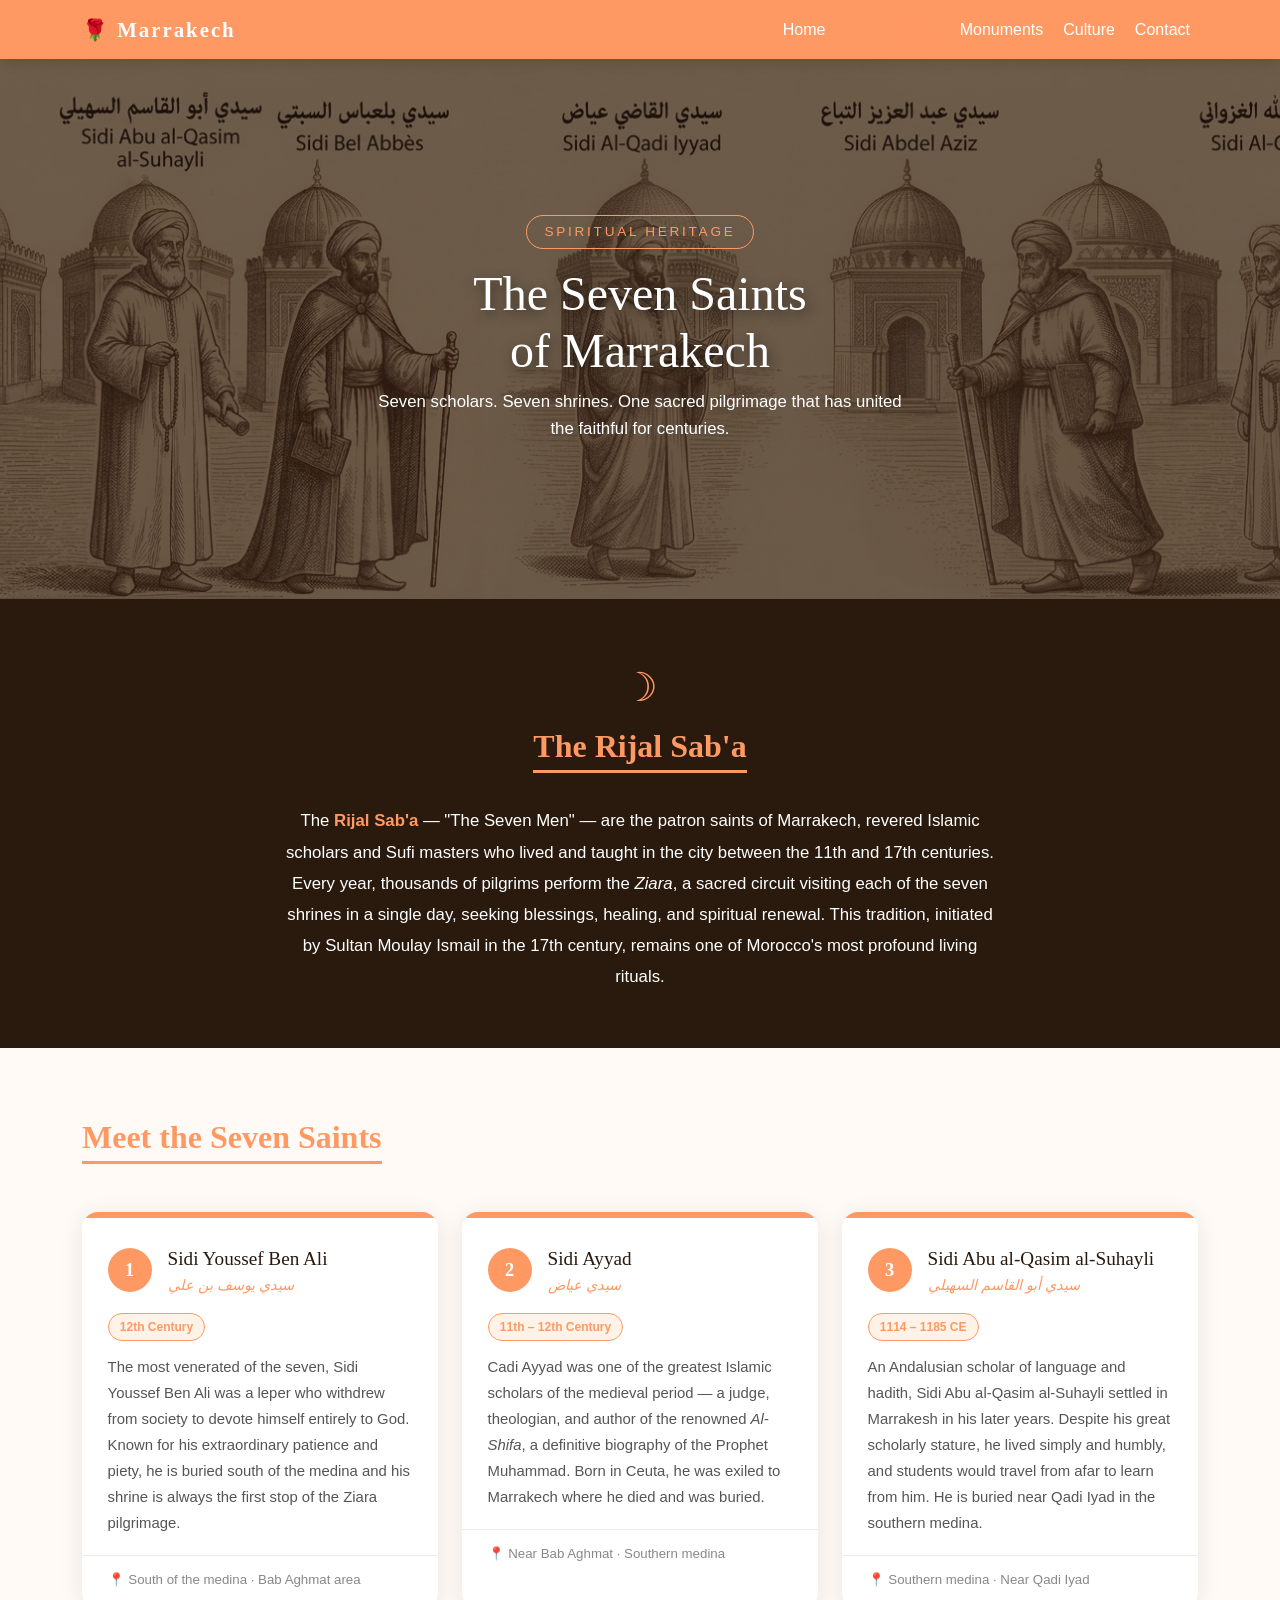
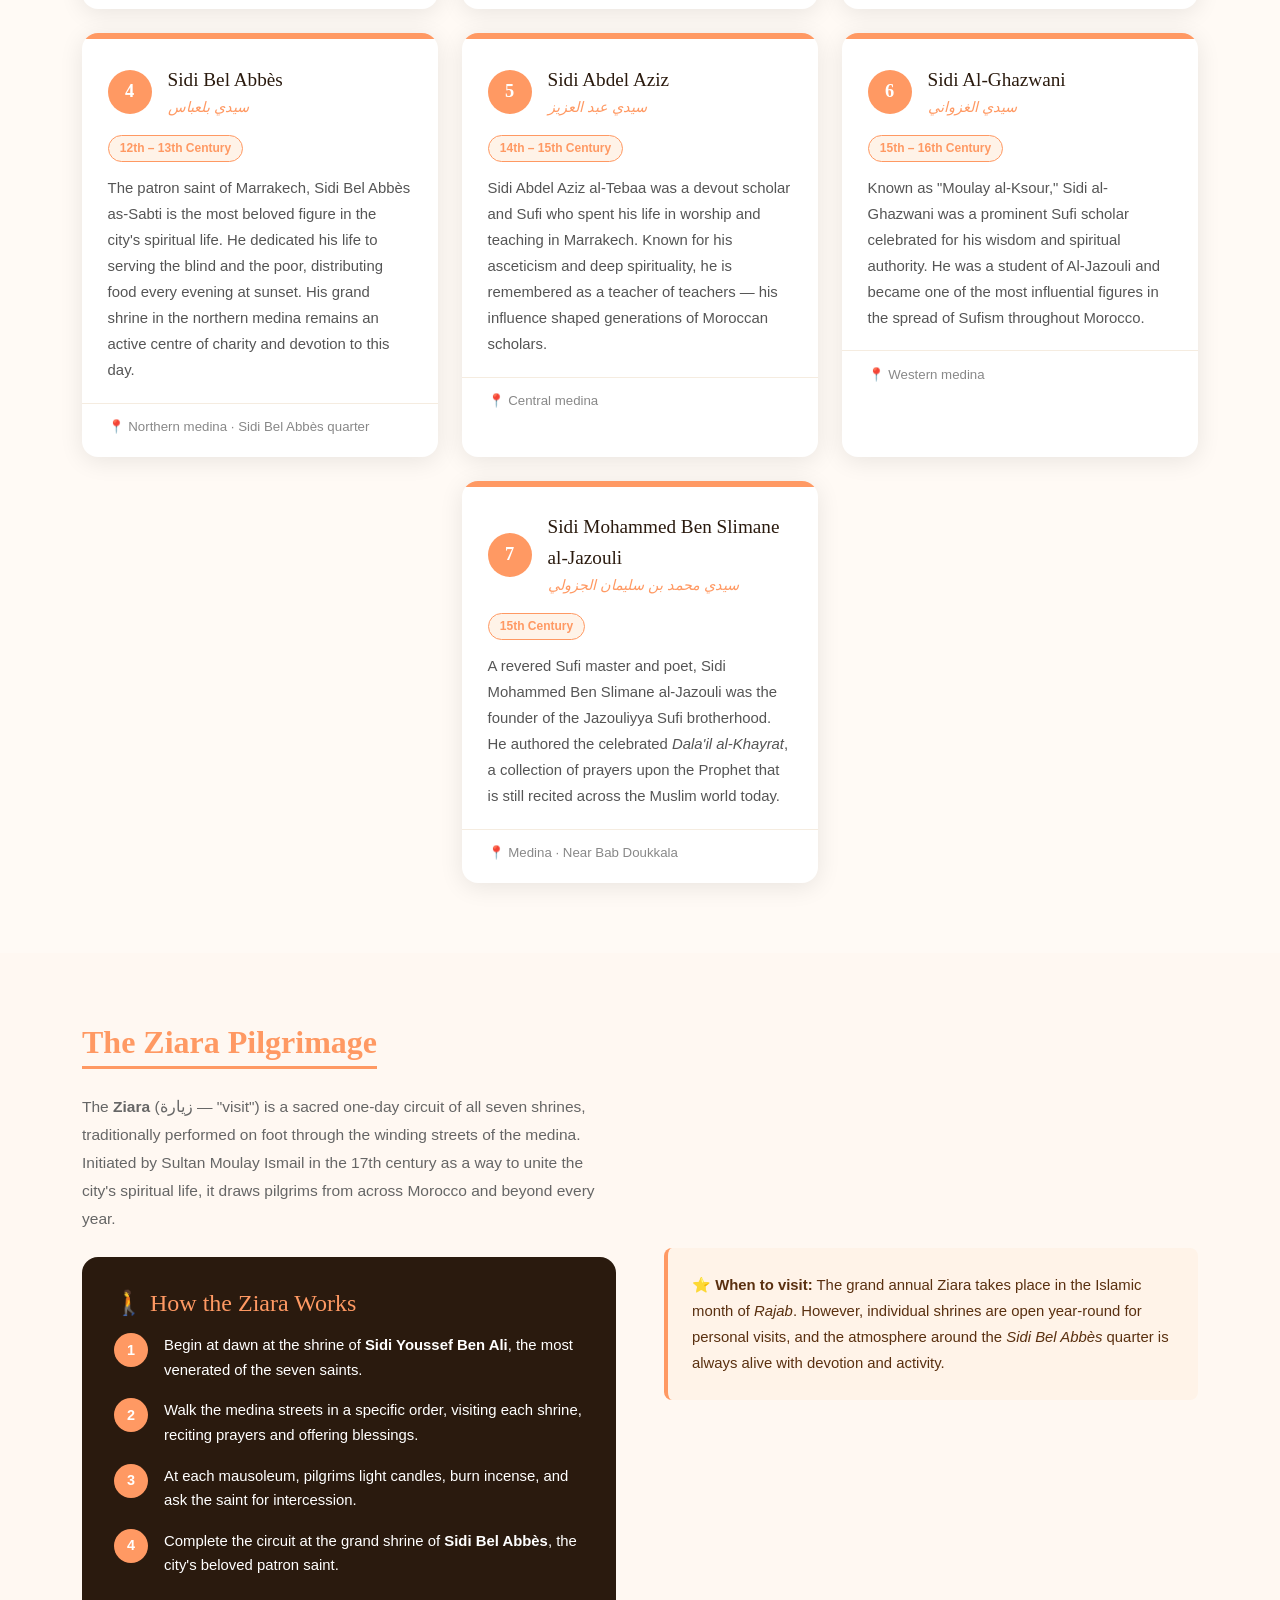
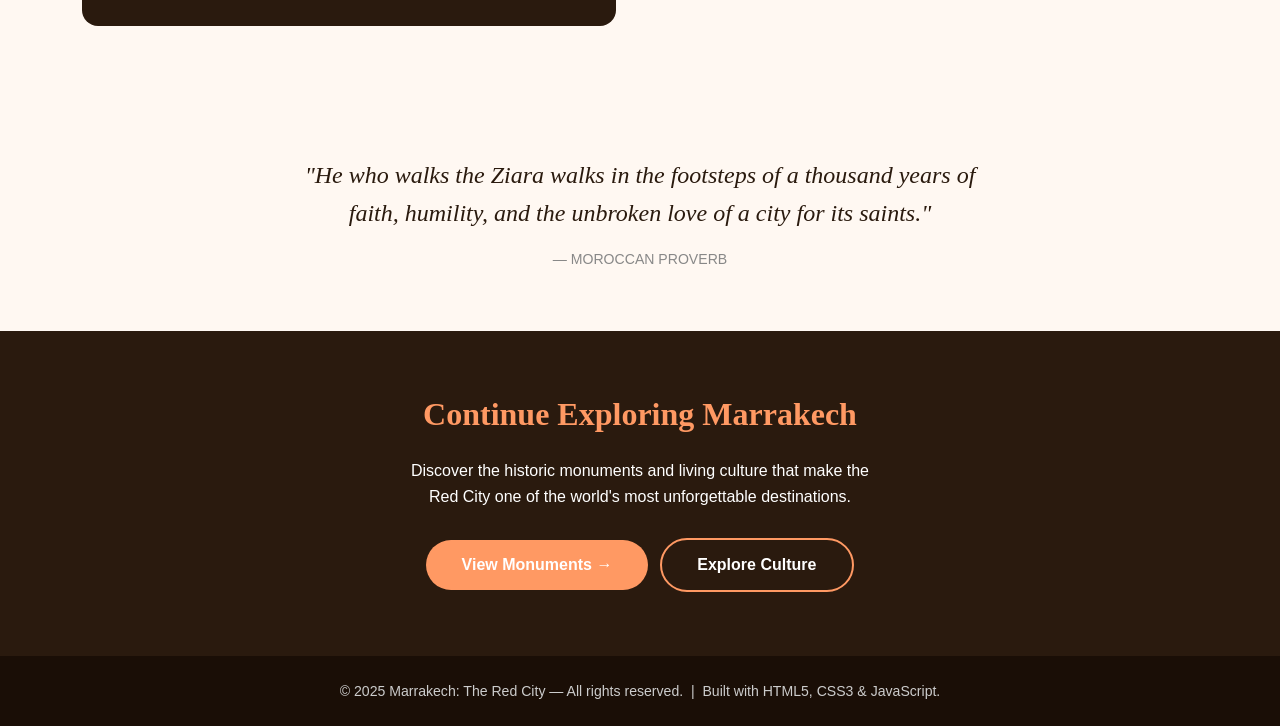
<file: saints.html>
<!DOCTYPE html>
<html lang="en">
<head>
  <meta charset="UTF-8"/>
  <meta name="viewport" content="width=device-width, initial-scale=1.0"/>
  <title>The 7 Saints – Marrakech: The Red City</title>

  <!-- Bootstrap 5 -->
  <link href="https://cdn.jsdelivr.net/npm/bootstrap@5.3.0/dist/css/bootstrap.min.css" rel="stylesheet"/>
  <!-- Main stylesheet -->
  <link rel="stylesheet" href="style.css"/>

  <style>

    body {
      font-family: Arial, Helvetica, sans-serif;
      background-color: #fffaf5;
      color: #333;
    }

    /* ── HERO ── */
    .saints-hero {
      position: relative;
      height: 60vh;
      min-height: 360px;
      background-image: url('images/7saints.png');
      background-size: cover;
      background-position: center;
      display: flex;
      align-items: center;
      justify-content: center;
      text-align: center;
    }
    .saints-hero .hero-overlay {
      position: absolute;
      top: 0;
      left: 0;
      width: 100%;
      height: 100%;
      background-color: rgba(42, 26, 14, 0.6);
      z-index: 1;
    }
    .saints-hero .hero-content {
      position: relative;
      z-index: 2;
      color: #fff;
      padding: 0 16px;
    }
    .saints-hero .hero-subtitle {
      display: inline-block;
      font-size: .85rem;
      letter-spacing: .2em;
      text-transform: uppercase;
      color: #ff9963;
      border: 1px solid #ff9963;
      border-radius: 30px;
      padding: .3rem 1.1rem;
      margin-bottom: 1rem;
    }
    .saints-hero h1 {
      font-family: 'Times New Roman', Times, serif;
      font-size: 3rem;
      text-shadow: 2px 4px 12px rgba(0,0,0,.5);
      margin-bottom: .6rem;
    }
    .saints-hero p {
      font-size: 1.05rem;
      max-width: 540px;
      margin: 0 auto;
    }

    /* ── SECTION TITLE ── */
    .section-title {
      font-family: 'Times New Roman', Times, serif;
      color: #ff9963;
      display: inline-block;
      margin-bottom: 1rem;
      border-bottom: 3px solid #ff9963;
      padding-bottom: .3rem;
    }

    /* ── INTRO BAND ── */
    .intro-band {
      background-color: #2a1a0e;
      color: #fff;
      padding: 56px 0;
    }
    .intro-band p {
      font-size: 1.05rem;
      line-height: 1.85;
      max-width: 720px;
      margin: 0 auto;
    }
    .intro-band .arabic-ornament {
      font-size: 2.5rem;
      color: #ff9963;
      display: block;
      margin-bottom: .5rem;
    }

    /* ── SAINT CARDS ── */
    .saints-grid {
      padding: 70px 0;
      background-color: #fffaf5;
    }

    .saint-card {
      border: none;
      border-radius: 16px;
      overflow: hidden;
      box-shadow: 0 4px 24px rgba(0,0,0,.09);
      background-color: #fff;
      height: 100%;
    }
    .saint-card:hover {
      box-shadow: 0 12px 32px rgba(255, 153, 99, 0.22);
    }

    .saint-card .card-stripe {
      height: 6px;
      background-color: #ff9963;
    }

    .saint-card .card-body {
      padding: 1.6rem 1.6rem 1.2rem;
    }

    .saint-number {
      width: 44px;
      height: 44px;
      border-radius: 50%;
      background-color: #ff9963;
      color: #fff;
      font-family: 'Times New Roman', Times, serif;
      font-size: 1.15rem;
      font-weight: 700;
      display: flex;
      align-items: center;
      justify-content: center;
      flex-shrink: 0;
    }

    .saint-card .saint-name {
      font-family: 'Times New Roman', Times, serif;
      font-size: 1.2rem;
      color: #2a1a0e;
      margin: 0;
    }
    .saint-card .saint-arabic {
      font-size: .9rem;
      color: #ff9963;
      font-style: italic;
      margin: 0;
    }
    .saint-card .saint-century {
      font-size: .75rem;
      background-color: #fff3e8;
      color: #ff9963;
      border: 1px solid #ff9963;
      border-radius: 30px;
      padding: .2rem .7rem;
      font-weight: 700;
      display: inline-block;
      margin-top: .5rem;
    }
    .saint-card .card-text {
      font-size: .93rem;
      line-height: 1.75;
      color: #555;
      margin-top: .8rem;
    }
    .saint-card .card-footer-custom {
      padding: .8rem 1.6rem 1.2rem;
      border-top: 1px solid #f5ece0;
      font-size: .83rem;
      color: #888;
    }

    /* ── ZIARA BOX ── */
    .ziara-box {
      background-color: #2a1a0e;
      border-radius: 16px;
      padding: 2rem;
      color: #fff;
    }
    .ziara-box h3 {
      font-family: 'Times New Roman', Times, serif;
      color: #ff9963;
      font-size: 1.5rem;
    }
    .ziara-step {
      display: flex;
      align-items: flex-start;
      gap: 1rem;
      margin-bottom: 1rem;
    }
    .ziara-step .step-num {
      width: 34px;
      height: 34px;
      border-radius: 50%;
      background-color: #ff9963;
      color: #fff;
      font-weight: 700;
      font-size: .9rem;
      display: flex;
      align-items: center;
      justify-content: center;
      flex-shrink: 0;
    }
    .ziara-step .step-text {
      font-size: .93rem;
      line-height: 1.65;
    }

    /* ── QUOTE ── */
    .quote-band {
      background-color: #fff8f2;
      padding: 60px 20px;
      text-align: center;
    }
    .quote-band blockquote {
      font-family: 'Times New Roman', Times, serif;
      font-size: 1.5rem;
      font-style: italic;
      color: #2a1a0e;
      max-width: 700px;
      margin: 0 auto;
      line-height: 1.6;
    }
    .quote-band cite {
      display: block;
      margin-top: 1rem;
      font-size: .88rem;
      color: #888;
      font-style: normal;
      text-transform: uppercase;
    }

    /* ── CTA ── */
    .cta-section {
      background-color: #2a1a0e;
      color: #fff;
      text-align: center;
      padding: 64px 20px;
    }
    .cta-section h2 {
      font-family: 'Times New Roman', Times, serif;
      color: #ff9963;
    }
    .btn-cta {
      background-color: #ff9963;
      color: #fff;
      border: none;
      border-radius: 30px;
      padding: .75rem 2.2rem;
      font-weight: 700;
      font-size: 1rem;
      text-decoration: none;
      display: inline-block;
    }
    .btn-cta:hover {
      background-color: #c9922a;
      color: #fff;
    }

    section { padding: 70px 0; }
  </style>
</head>
<body>

  <!-- ══════════════════════ NAVBAR ══════════════════════ -->
  <nav class="navbar navbar-expand-lg navbar-dark sticky-top" style="background-color:#2a1a0e;">
    <div class="container">
      <a class="navbar-brand fw-bold" href="index.html"
         style="font-family:'Times New Roman', Times, serif; color:#ff9963; font-size:1.3rem;">
        🌹 Marrakech
      </a>
      <button class="navbar-toggler" type="button"
              data-bs-toggle="collapse" data-bs-target="#navMenu">
        <span class="navbar-toggler-icon"></span>
      </button>
      <div class="collapse navbar-collapse" id="navMenu">
        <ul class="navbar-nav ms-auto gap-1">
          <li class="nav-item"><a class="nav-link" href="index.html">Home</a></li>
          <li class="nav-item">
            <a class="nav-link active fw-bold" href="saints.html"
               style="color:#ff9963 !important;">The 7 Saints</a>
          </li>
          <li class="nav-item"><a class="nav-link" href="monuments.html">Monuments</a></li>
          <li class="nav-item"><a class="nav-link" href="culture.html">Culture</a></li>
          <li class="nav-item"><a class="nav-link" href="contact.html">Contact</a></li>
        </ul>
      </div>
    </div>
  </nav>

  <!-- ══════════════════════ HERO ══════════════════════ -->
  <section class="saints-hero p-0">
    <div class="hero-overlay"></div>
    <div class="hero-content">
      <span class="hero-subtitle">Spiritual Heritage</span>
      <h1>The Seven Saints<br>of Marrakech</h1>
      <p>Seven scholars. Seven shrines. One sacred pilgrimage that has united the faithful for centuries.</p>
    </div>
  </section>

  <!-- ══════════════════════ INTRO BAND ══════════════════════ -->
  <div class="intro-band text-center">
    <div class="container">
      <span class="arabic-ornament">☽</span>
      <h2 class="section-title" style="color:#ff9963;">The Rijal Sab'a</h2>
      <p class="mt-3">
        The <strong style="color:#ff9963;">Rijal Sab'a</strong> — "The Seven Men" — are the patron saints
        of Marrakech, revered Islamic scholars and Sufi masters who lived and taught in the city
        between the 11th and 17th centuries. Every year, thousands of pilgrims perform the
        <em>Ziara</em>, a sacred circuit visiting each of the seven shrines in a single day,
        seeking blessings, healing, and spiritual renewal. This tradition, initiated by Sultan
        Moulay Ismail in the 17th century, remains one of Morocco's most profound living rituals.
      </p>
    </div>
  </div>

  <!-- ══════════════════════ SAINTS GRID ══════════════════════ -->
  <section class="saints-grid">
    <div class="container">
      <h2 class="section-title mb-5">Meet the Seven Saints</h2>
      <div class="row g-4">

        <!-- Saint 1 -->
        <div class="col-md-6 col-lg-4">
          <div class="saint-card">
            <div class="card-stripe"></div>
            <div class="card-body">
              <div class="d-flex align-items-center gap-3 mb-2">
                <div class="saint-number">1</div>
                <div>
                  <p class="saint-name mb-0">Sidi Youssef Ben Ali</p>
                  <p class="saint-arabic">سيدي يوسف بن علي</p>
                </div>
              </div>
              <span class="saint-century">12th Century</span>
              <p class="card-text">
                The most venerated of the seven, Sidi Youssef Ben Ali was a leper
                who withdrew from society to devote himself entirely to God. Known
                for his extraordinary patience and piety, he is buried south of the
                medina and his shrine is always the first stop of the Ziara pilgrimage.
              </p>
            </div>
            <div class="card-footer-custom">
              📍 South of the medina · Bab Aghmat area
            </div>
          </div>
        </div>

        <!-- Saint 2 -->
        <div class="col-md-6 col-lg-4">
          <div class="saint-card">
            <div class="card-stripe"></div>
            <div class="card-body">
              <div class="d-flex align-items-center gap-3 mb-2">
                <div class="saint-number">2</div>
                <div>
                  <p class="saint-name mb-0">Sidi Ayyad</p>
                  <p class="saint-arabic">سيدي عياض</p>
                </div>
              </div>
              <span class="saint-century">11th – 12th Century</span>
              <p class="card-text">
                Cadi Ayyad was one of the greatest Islamic scholars of the medieval
                period — a judge, theologian, and author of the renowned
                <em>Al-Shifa</em>, a definitive biography of the Prophet Muhammad.
                Born in Ceuta, he was exiled to Marrakech where he died and was buried.
              </p>
            </div>
            <div class="card-footer-custom">
              📍 Near Bab Aghmat · Southern medina
            </div>
          </div>
        </div>

        <!-- Saint 3 -->
        <div class="col-md-6 col-lg-4">
          <div class="saint-card">
            <div class="card-stripe"></div>
            <div class="card-body">
              <div class="d-flex align-items-center gap-3 mb-2">
                <div class="saint-number">3</div>
                <div>
                  <p class="saint-name mb-0">Sidi Abu al-Qasim al-Suhayli</p>
                  <p class="saint-arabic">سيدي أبو القاسم السهيلي</p>
                </div>
              </div>
              <span class="saint-century">1114 – 1185 CE</span>
              <p class="card-text">
                An Andalusian scholar of language and hadith, Sidi Abu al-Qasim al-Suhayli
                settled in Marrakesh in his later years. Despite his great scholarly stature,
                he lived simply and humbly, and students would travel from afar to learn from him.
                He is buried near Qadi Iyad in the southern medina.
              </p>
            </div>
            <div class="card-footer-custom">
              📍 Southern medina · Near Qadi Iyad
            </div>
          </div>
        </div>

        <!-- Saint 4 -->
        <div class="col-md-6 col-lg-4">
          <div class="saint-card">
            <div class="card-stripe"></div>
            <div class="card-body">
              <div class="d-flex align-items-center gap-3 mb-2">
                <div class="saint-number">4</div>
                <div>
                  <p class="saint-name mb-0">Sidi Bel Abbès</p>
                  <p class="saint-arabic">سيدي بلعباس</p>
                </div>
              </div>
              <span class="saint-century">12th – 13th Century</span>
              <p class="card-text">
                The patron saint of Marrakech, Sidi Bel Abbès as-Sabti is the most
                beloved figure in the city's spiritual life. He dedicated his life to
                serving the blind and the poor, distributing food every evening at sunset.
                His grand shrine in the northern medina remains an active centre of
                charity and devotion to this day.
              </p>
            </div>
            <div class="card-footer-custom">
              📍 Northern medina · Sidi Bel Abbès quarter
            </div>
          </div>
        </div>

        <!-- Saint 5 -->
        <div class="col-md-6 col-lg-4">
          <div class="saint-card">
            <div class="card-stripe"></div>
            <div class="card-body">
              <div class="d-flex align-items-center gap-3 mb-2">
                <div class="saint-number">5</div>
                <div>
                  <p class="saint-name mb-0">Sidi Abdel Aziz</p>
                  <p class="saint-arabic">سيدي عبد العزيز</p>
                </div>
              </div>
              <span class="saint-century">14th – 15th Century</span>
              <p class="card-text">
                Sidi Abdel Aziz al-Tebaa was a devout scholar and Sufi who spent his
                life in worship and teaching in Marrakech. Known for his asceticism
                and deep spirituality, he is remembered as a teacher of teachers —
                his influence shaped generations of Moroccan scholars.
              </p>
            </div>
            <div class="card-footer-custom">
              📍 Central medina
            </div>
          </div>
        </div>

        <!-- Saint 6 -->
        <div class="col-md-6 col-lg-4">
          <div class="saint-card">
            <div class="card-stripe"></div>
            <div class="card-body">
              <div class="d-flex align-items-center gap-3 mb-2">
                <div class="saint-number">6</div>
                <div>
                  <p class="saint-name mb-0">Sidi Al-Ghazwani</p>
                  <p class="saint-arabic">سيدي الغزواني</p>
                </div>
              </div>
              <span class="saint-century">15th – 16th Century</span>
              <p class="card-text">
                Known as "Moulay al-Ksour," Sidi al-Ghazwani was a prominent Sufi
                scholar celebrated for his wisdom and spiritual authority. He was a
                student of Al-Jazouli and became one of the most influential figures
                in the spread of Sufism throughout Morocco.
              </p>
            </div>
            <div class="card-footer-custom">
              📍 Western medina
            </div>
          </div>
        </div>

        <!-- Saint 7 -->
        <div class="col-md-6 col-lg-4 mx-auto">
          <div class="saint-card">
            <div class="card-stripe"></div>
            <div class="card-body">
              <div class="d-flex align-items-center gap-3 mb-2">
                <div class="saint-number">7</div>
                <div>
                  <p class="saint-name mb-0">Sidi Mohammed Ben Slimane al-Jazouli</p>
                  <p class="saint-arabic">سيدي محمد بن سليمان الجزولي</p>
                </div>
              </div>
              <span class="saint-century">15th Century</span>
              <p class="card-text">
                A revered Sufi master and poet, Sidi Mohammed Ben Slimane al-Jazouli
                was the founder of the Jazouliyya Sufi brotherhood. He authored the
                celebrated <em>Dala'il al-Khayrat</em>, a collection of prayers upon
                the Prophet that is still recited across the Muslim world today.
              </p>
            </div>
            <div class="card-footer-custom">
              📍 Medina · Near Bab Doukkala
            </div>
          </div>
        </div>

      </div>
    </div>
  </section>

  <!-- ══════════════════════ ZIARA GUIDE ══════════════════════ -->
  <section style="background-color:#fff8f2;">
    <div class="container">
      <div class="row g-5 align-items-center">
        <div class="col-lg-6">
          <h2 class="section-title">The Ziara Pilgrimage</h2>
          <p style="color:#666; font-size:.97rem; line-height:1.8;" class="mt-2">
            The <strong>Ziara</strong> (زيارة — "visit") is a sacred one-day circuit of
            all seven shrines, traditionally performed on foot through the winding streets
            of the medina. Initiated by Sultan Moulay Ismail in the 17th century as a way
            to unite the city's spiritual life, it draws pilgrims from across Morocco and
            beyond every year.
          </p>
          <div class="ziara-box mt-4">
            <h3>🚶 How the Ziara Works</h3>
            <div class="ziara-step mt-3">
              <div class="step-num">1</div>
              <div class="step-text">Begin at dawn at the shrine of <strong>Sidi Youssef Ben Ali</strong>, the most venerated of the seven saints.</div>
            </div>
            <div class="ziara-step">
              <div class="step-num">2</div>
              <div class="step-text">Walk the medina streets in a specific order, visiting each shrine, reciting prayers and offering blessings.</div>
            </div>
            <div class="ziara-step">
              <div class="step-num">3</div>
              <div class="step-text">At each mausoleum, pilgrims light candles, burn incense, and ask the saint for intercession.</div>
            </div>
            <div class="ziara-step">
              <div class="step-num">4</div>
              <div class="step-text">Complete the circuit at the grand shrine of <strong>Sidi Bel Abbès</strong>, the city's beloved patron saint.</div>
            </div>
          </div>
        </div>

        <div class="col-lg-6">
          <div class="p-4 rounded-3" style="background-color:#fff3e8; border-left: 4px solid #ff9963;">
            <p class="mb-0" style="color:#5a3010; font-size:.93rem; line-height:1.75;">
              ⭐ <strong>When to visit:</strong> The grand annual Ziara takes place in the
              Islamic month of <em>Rajab</em>. However, individual shrines are open
              year-round for personal visits, and the atmosphere around the
              <em>Sidi Bel Abbès</em> quarter is always alive with devotion and activity.
            </p>
          </div>
        </div>
      </div>
    </div>
  </section>

  <!-- ══════════════════════ QUOTE ══════════════════════ -->
  <div class="quote-band">
    <blockquote>
      "He who walks the Ziara walks in the footsteps of a thousand years of faith,
      humility, and the unbroken love of a city for its saints."
    </blockquote>
    <cite>— Moroccan Proverb</cite>
  </div>

  <!-- ══════════════════════ CTA ══════════════════════ -->
  <div class="cta-section">
    <h2>Continue Exploring Marrakech</h2>
    <p style="max-width:480px; margin:.8rem auto 1.8rem;">
      Discover the historic monuments and living culture that make the Red City
      one of the world's most unforgettable destinations.
    </p>
    <a href="monuments.html" class="btn-cta me-2">View Monuments &rarr;</a>
    <a href="culture.html" class="btn-cta" style="background-color:transparent; border:2px solid #ff9963;">
      Explore Culture
    </a>
  </div>

  <!-- ══════════════════════ FOOTER ══════════════════════ -->
  <footer style="background-color:#1a0e06; color:#ccc; text-align:center; padding:24px 16px; font-size:.88rem;">
    <p class="mb-0">
      &copy; 2025 Marrakech: The Red City — All rights reserved.
      &nbsp;|&nbsp; Built with HTML5, CSS3 &amp; JavaScript.
    </p>
  </footer>

  <!-- Bootstrap JS -->
  <script src="https://cdn.jsdelivr.net/npm/bootstrap@5.3.0/dist/js/bootstrap.bundle.min.js"></script>
  <script src="script.js"></script>

</body>
</html>
</file>
<file: style.css>
:root {
    --marrakech-ochre: #ff9963; /* اللون اللي اختاريتي */
    --dark-brown: #2d1e17;      /* لون بني غامق للنصوص */
    --soft-cream: #fffaf5;      /* خلفية كريمية ناعمة */
}

body {
    font-family: 'Segoe UI', Roboto, sans-serif;
    background-color: var(--soft-cream);
    color: var(--dark-brown);
    line-height: 1.6;
}


.navbar {
    background-color: var(--marrakech-ochre) !important;
    box-shadow: 0 4px 12px rgba(0,0,0,0.1);
}

.navbar-brand {
    font-weight: bold;
    letter-spacing: 2px;
    color: white !important;
}

.nav-link {
    color: white !important;
    font-weight: 500;
}


.hero-section {
    background: linear-gradient(rgba(0,0,0,0.4), rgba(0,0,0,0.4)), 
                url('https://images.unsplash.com/photo-1548013146-72479768bada?q=80&w=1500') no-repeat center center/cover;
    height: 65vh;
    display: flex;
    align-items: center;
    color: white;
    text-shadow: 2px 2px 8px rgba(0,0,0,0.5);
}


.btn-warning {
    background-color: var(--marrakech-ochre) !important;
    border: 2px solid white !important;
    color: white !important;
    font-weight: bold;
    padding: 12px 35px;
    border-radius: 50px; /* شكل عصري */
    transition: 0.3s;
}

.btn-warning:hover {
    background-color: white !important;
    color: var(--marrakech-ochre) !important;
    transform: translateY(-3px);
}


h2 {
    color: var(--marrakech-ochre);
    font-weight: 700;
    margin-bottom: 25px;
}


.img-fluid {
    border: 5px solid white;
    box-shadow: 0 15px 35px rgba(0,0,0,0.1);
    border-radius: 15px;
}
</file>
